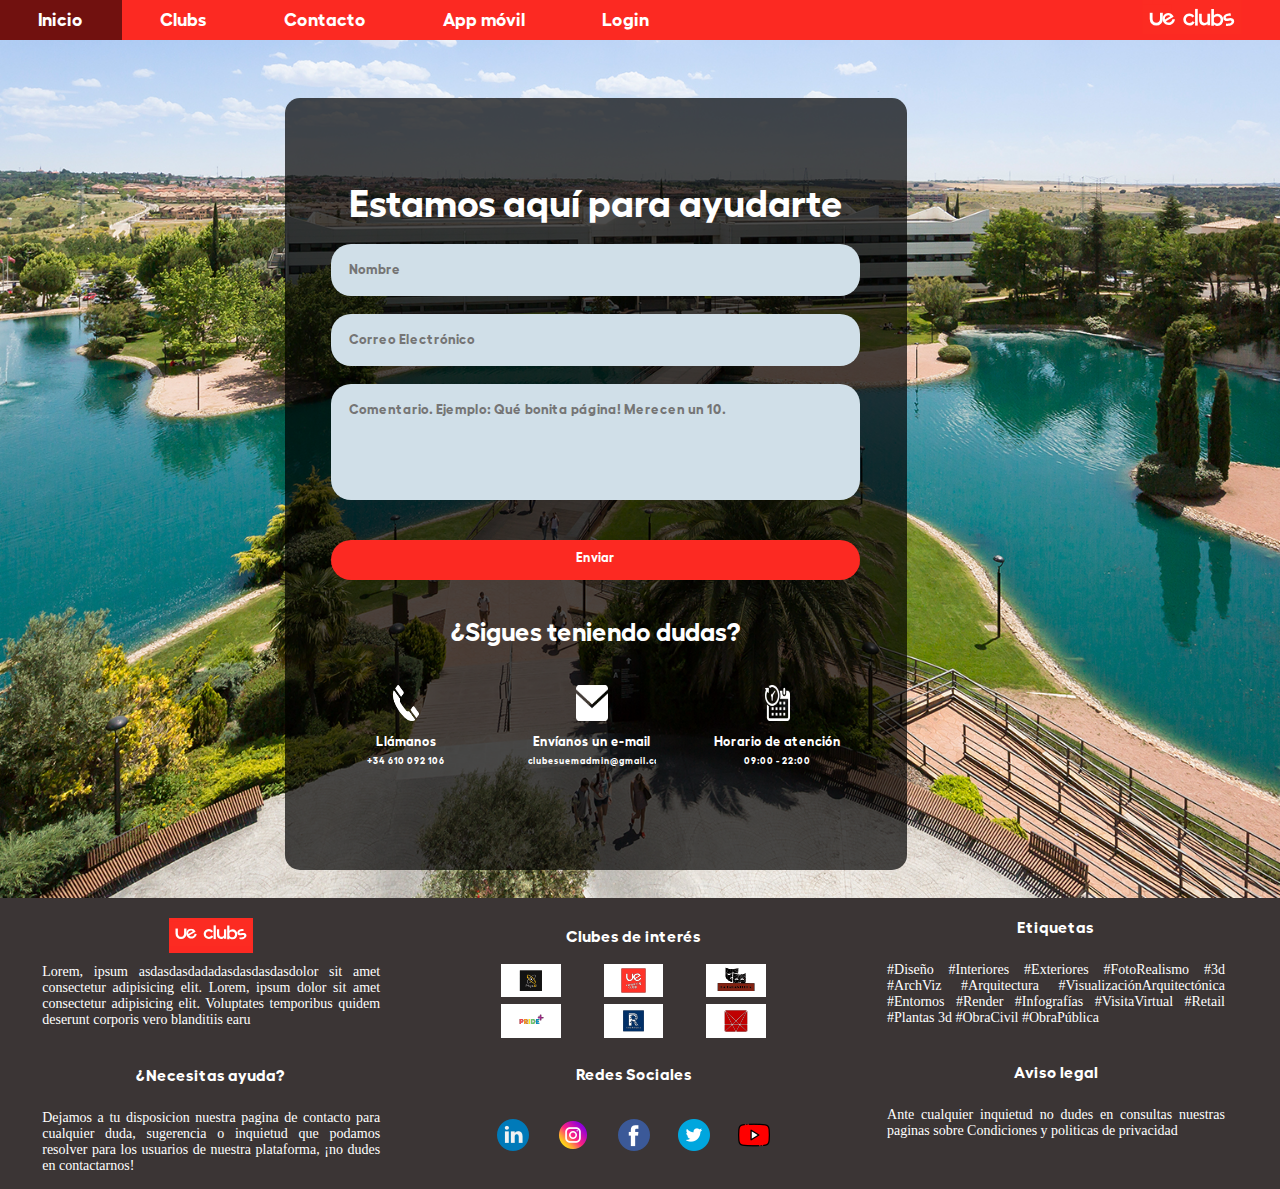
<file: contacto.html>
<!DOCTYPE html>
<html lang="en" class="contacto_html">
  <head>
    <meta charset="UTF-8" />
    <meta http-equiv="X-UA-Compatible" content="IE=edge" />
    <meta name="viewport" content="width=device-width, initial-scale=1.0" />
    <link rel="stylesheet" href="css_junto.css"/>
    <script src="https://ajax.googleapis.com/ajax/libs/jquery/3.3.1/jquery.min.js"></script>
    <link rel="shortcut icon" href="img/logo.svg" type="image/x-icon">

    <title>Contactános</title>
  </head>
  <body class="contacto_body">
     <!-- BARRA DE NAVEGACIÓN -->
     <div class="navegacion_container">
      <header>
        <nav>
          <div class="navegacion_icon">
            <img class= "test_index_2" src="img/navegacion_burger.png" />
          </div>
          <a href="index.html" class="navegacion_link_menu"><div class="navegacion_menu" >Inicio</div></a>
          <a href="clubes.html" class="navegacion_link_menu"><div class="navegacion_menu">Clubs</div></a>
          <a href="contacto.html" class="navegacion_link_menu"><div class="navegacion_menu">Contacto</div></a>
          <a href="downloadAPP.html" class="navegacion_link_menu"><div class="navegacion_menu">App móvil</div></a>
          <a href="login.html" class="navegacion_link_menu"><div class="navegacion_menu">Login</div></a>
        </nav>
      </header>
    </div>
    <div class="navegacion_logo">
      <img class="navegacion_logouem" src="img/logo.svg" alt="" />
    </div>

    <!-- IMPORTANTE: COPIAR SCRIPT DEL HEAD-->
    <script>
      /* Icono del menu. Vamos a darle funcionalidad para hacer que se oculte o aparezca según el tamaño de la ventana */
      $(function () {
        /* Captura del evento para mostrar u ocultar el menu */
        $(".navegacion_icon").click(function () {
          $(".navegacion_menu").toggle();
        });

        $(window).resize(function () {
          var anchura = $(this).width();
          if (anchura > 900) {
            $(".navegacion_menu").show();
          }
        });
      });
    </script>
    <!-- FIN BARRA NAVEGACIÓN-->
    <div id="contacto_secundario">
      <div class="contacto_formulario">
        <form action="" class="contacto_decor">
          <div class="contacto_circle"></div>
          <div class="contacto_form-inner">
            <h1 class="contacto_h1">Estamos aquí para ayudarte</h1>
            <br />
            <input type="text" placeholder="Nombre" />
            <input type="email" placeholder="Correo Electrónico" />
            <textarea
              placeholder="Comentario. Ejemplo: Qué bonita página! Merecen un 10."
              rows="5"
            ></textarea>
            <button type="submit" href="" class="contacto_boton">
              <p id="contacto_letrasENVIAR">Enviar</p>
            </button>
          </div>

          <div id="contacto_divPrincipal">
            <p class="contacto_titulo_contacto">¿Sigues teniendo dudas?</p>
            <div class="contacto_card">
              <img src="img/viejo-telefono-tipico.png" alt="" class="contacto_imgj" />
              <p class="contacto_textotit"><b>Llámanos</b></p>
              <br />
              <p class="contacto_textop">+34 610 092 106</p>
            </div>
            <div class="contacto_card">
              <img src="img/email.png" alt="" id="contacto_mail" class="contacto_imgj" />
              <p class="contacto_textotit"><b>Envíanos un e-mail</b></p>
              <br />
              <p class="contacto_textop1">clubesuemadmin@gmail.com</p>
            </div>
            <div class="contacto_card">
              <img src="img/horarios.png" alt="" class="contacto_imgj" />
              <p class="contacto_textotit"><b>Horario de atención</b></p>
              <br />
              <p class="contacto_textop">09:00 - 22:00</p>
            </div>
          </div>
        </form>
      </div>
    </div>

    <!-- FOOTER -->
    <footer>
      <div class="contenedorfooter">
        <div class="espaciosfooter">
          <img class="logofooter" src="img/logo.svg" alt="" />
          <p class="textofooter1">
            Lorem, ipsum asdasdasdadadasdasdasdasdolor sit amet consectetur
            adipisicing elit. Lorem, ipsum dolor sit amet consectetur
            adipisicing elit. Voluptates temporibus quidem deserunt corporis
            vero blanditiis earu
          </p>
          <br />

          <h3 class="h3footer">¿Necesitas ayuda?</h3>
          <br />
          <p class="textofooter2">
            Dejamos a tu disposicion nuestra pagina de
            <a class="contactofooter" href="#">contacto</a> para cualquier duda,
            sugerencia o inquietud que podamos resolver para los usuarios de
            nuestra plataforma, ¡no dudes en contactarnos!
          </p>
        </div>
        <div class="espaciosfooterG">
          <br />
          <h3 class="h3footerc">Clubes de interés</h3>
          <br />
          <div class="galeriafooter">
            <div class="columna">
              <img
                class="imagenfooter"
                src="logos/LOGOS/VECTORIZADOS/phyxs-logo-club-madrid-400x225.svg"
                alt=""
              />
              <img
                class="imagenfooter"
                src="logos/LOGOS/VECTORIZADOS/pride.svg"
                alt=""
              />
            </div>
            <div class="columna">
              <img
                class="imagenfooter"
                src="logos/LOGOS/VECTORIZADOS/ue-e-sports-group.svg"
                alt=""
              />
              <img
                class="imagenfooter"
                src="logos/LOGOS/VECTORIZADOS/robotics.svg"
                alt=""
              />
            </div>
            <div class="columna">
              <img
                class="imagenfooter"
                src="logos/LOGOS/VECTORIZADOS/club-teatro-la-tarantella-uem-logo.svg"
                alt=""
              />
              <img
                class="imagenfooter"
                src="logos/LOGOS/VECTORIZADOS/cludeciencias3.svg"
                alt=""
              />
            </div>
          </div>

          <h3 class="h3footer">Redes Sociales</h3>
          <br /><br />
          <div class="footer_redescociales">
            <img
              src="logos/LOGOS/redes sociales/linkedin.png"
              alt=""
              class="footer_icono_redes_sociales"
            />
            <img
              src="logos/LOGOS/redes sociales/instagram.png"
              alt=""
              class="footer_icono_redes_sociales"
            />
            <img
              src="logos/LOGOS/redes sociales/facebook.png"
              alt=""
              class="footer_icono_redes_sociales"
            />
            <img
              src="logos/LOGOS/redes sociales/gorjeo.png"
              alt=""
              class="footer_icono_redes_sociales"
            />
            <img
              src="logos/LOGOS/redes sociales/youtube.png"
              alt=""
              class="footer_icono_redes_sociales"
            />
          </div>
        </div>

        <div class="espaciosfooterfinal">
          <h3 class="h3footer">Etiquetas</h3>
          <br />
          <p class="textofooter2">
            #Diseño #Interiores #Exteriores #FotoRealismo #3d #ArchViz
            #Arquitectura #VisualizaciónArquitectónica #Entornos #Render
            #Infografías #VisitaVirtual #Retail #Plantas 3d #ObraCivil
            #ObraPública
          </p>
          <br />

          <h3 class="h3footer">Aviso legal</h3>
          <br />
          <p class="textofooter2">
            Ante cualquier inquietud no dudes en consultas nuestras paginas
            sobre
            <a href="#" class="contactofooter"
              >Condiciones y politicas de privacidad</a
            >
          </p>
        </div>
      </div>
      <br />
    </footer>
  </body>
</html>
</file>
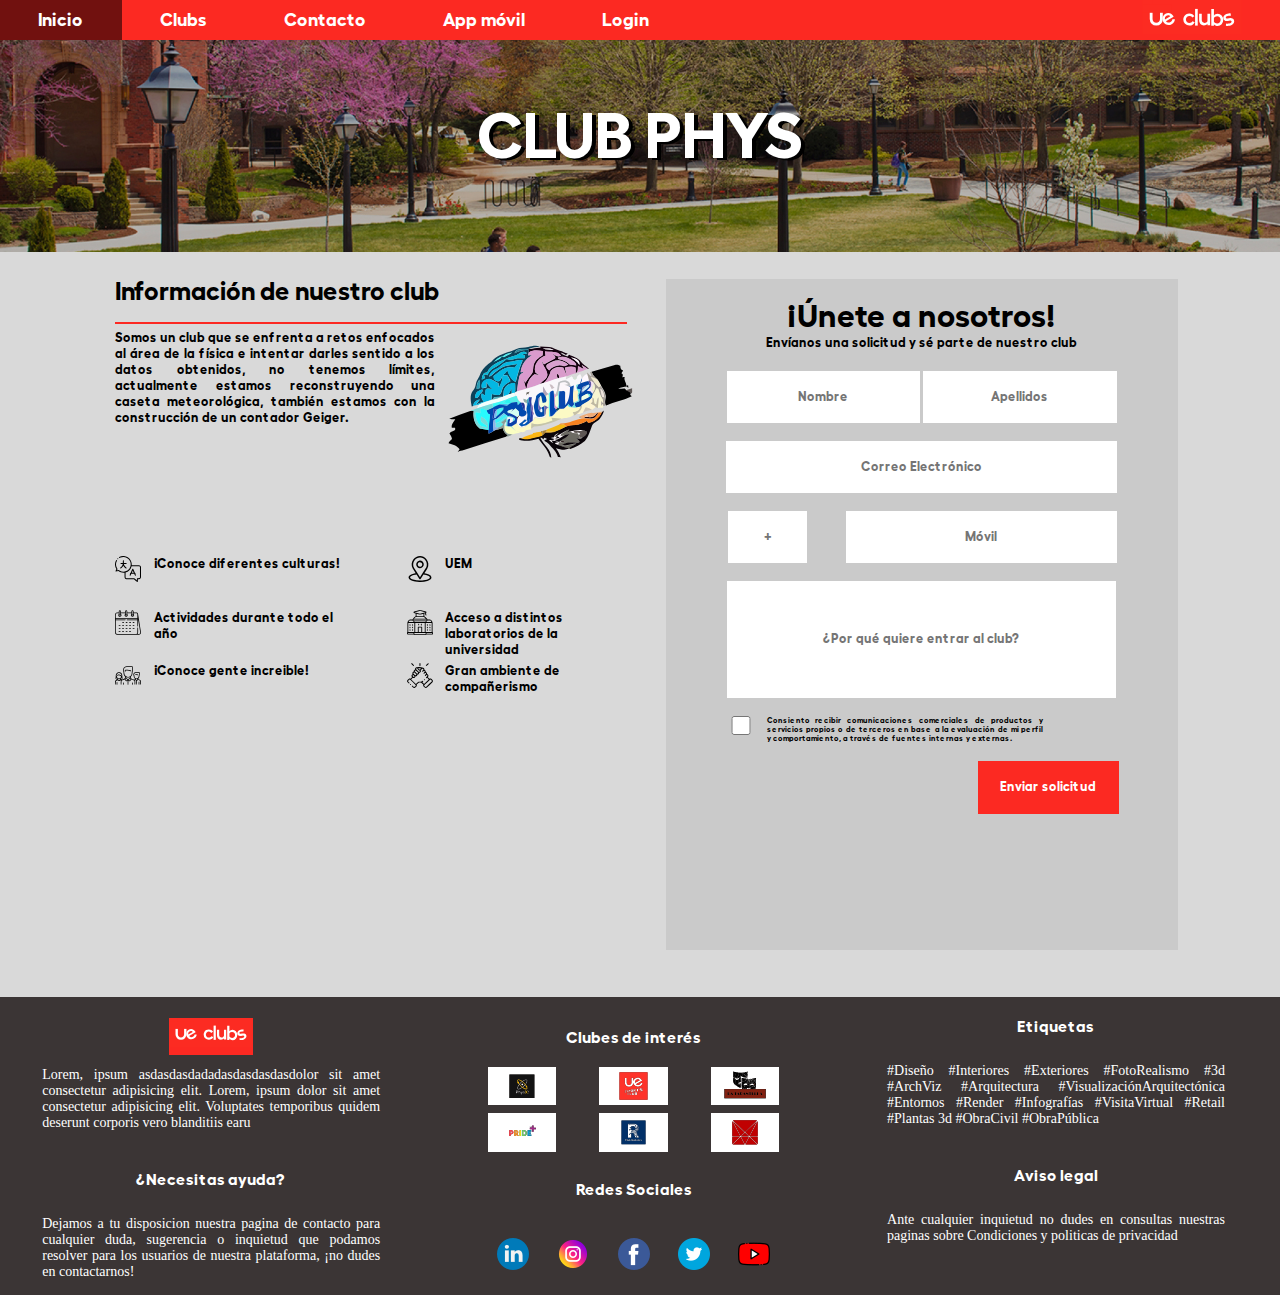
<file: pagdeunclub.html>
<!DOCTYPE html>
<html lang="en">
  <head>
    <meta charset="UTF-8" />
    <meta http-equiv="X-UA-Compatible" content="IE=edge" />
    <meta name="viewport" content="width=device-width, initial-scale=1.0" />
    <link rel="stylesheet" href="css_junto.css" />
    <link rel="shortcut icon" href="img/logo.svg" type="image/x-icon">
    <title>Club</title>
  </head>
  <body>
    <!-- BARRA DE NAVEGACIÓN -->
    <div class="navegacion_container">
      <header>
        <nav>
          <div class="navegacion_icon">
            <img class= "test_index_2" src="img/navegacion_burger.png" />
          </div>
          <a href="index.html" class="navegacion_link_menu"><div class="navegacion_menu" >Inicio</div></a>
          <a href="clubes.html" class="navegacion_link_menu"><div class="navegacion_menu">Clubs</div></a>
          <a href="contacto.html" class="navegacion_link_menu"><div class="navegacion_menu">Contacto</div></a>
          <a href="downloadAPP.html" class="navegacion_link_menu"><div class="navegacion_menu">App móvil</div></a>
          <a href="login.html" class="navegacion_link_menu"><div class="navegacion_menu">Login</div></a>
        </nav>
      </header>
    </div>
    <div class="navegacion_logo">
      <img class="navegacion_logouem" src="img/logo.svg" alt="" />
    </div>
    <div class="divprincipal_club">
      <p class="tituloPRI_club">CLUB PHYS</p>
    </div>
    <div class="contenedorgeneral_club">
    <div class="contenedorVerticales_club">
      <div class="divvertical1_club">
        <h1 id="tituloINFO_club">Información de nuestro club</h1>
        <br /><br/> <hr class="lineaINFO_club">
        <div class="circulo_club"><img src="logos/psyclub.svg" alt="" id="logoTEXT_club"></div>
        <div >
        <p id="textoINFO_club">
          Somos un club que se enfrenta a retos enfocados al área de la física
          e intentar darles sentido a los datos obtenidos, no tenemos límites,
          actualmente estamos reconstruyendo una caseta meteorológica, también
          estamos con la construcción de un contador Geiger.
        </p> 
      </div>
      <div class="caract_club">
        <div id="cuadrito1_club"><img src="iconos/translation (1).svg" alt="" class="imgIZQ_club"><p class="textoICON_club">  ¡Conoce diferentes culturas!  </p> </div>
        <div id="cuadrito2_club"><img src="iconos/location (1).svg" alt="" class="imgIZQ_club"><p class="textoICON_club"> UEM  </p> </div>
        <div id="cuadrito3_club"><img src="iconos/calendar (1).svg" alt="" class="imgIZQ_club"><p class="textoICON_club"> Actividades durante todo el año   </p> </div>
        <div id="cuadrito4_club"><img src="iconos/school.svg" alt="" class="imgIZQ_club"><p class="textoICON_club"> Acceso a distintos laboratorios de la universidad  </p> </div>
        <div id="cuadrito5_club"><img src="iconos/team.svg" alt="" class="imgIZQ_club"><p class="textoICON_club"> ¡Conoce gente increible!  </p> </div>
        <div id="cuadrito6_club"><img src="iconos/support (2).svg" alt="" class="imgIZQ_club"><p class="textoICON_club"> Gran ambiente de <br> compañerismo  </p> </div>
        <!-- <div id="cuadrito7_club"></div>
        <div id="cuadrito8_club"></div> -->
      </div>



      </div>
      <div class="divvertical2_club">
        <div class="formulario_club">
          <h1 id="titulojoin_club">¡Únete a nosotros!</h1>
        <p id="textojoin_club">Envíanos una solicitud y sé parte de nuestro club</p> <br>
          <form action="" class="decoracionFORM">
            <div class="rellenoformulario_club">
              <br />
              <input type="text" placeholder="Nombre" />
              <input type="text" placeholder="Apellidos">
              <input type="email" placeholder="Correo Electrónico" id="mailform_club"> <br>
              <input type="text" placeholder="+" id="masFORM_club">
              <input type="text" id="movilFORM_club" placeholder="Móvil">
              <input type="textarea" placeholder="¿Por qué quiere entrar al club?" id="textogrande_club"> 
              <input type="checkbox" name="" id="casilladerechos_club">
              <p id="textoCasilla_club">Consiento recibir comunicaciones comerciales de productos y servicios propios o de terceros en base a la evaluación de mi perfil y comportamiento, a través de fuentes internas y externas.</p>
              <button type="submit" class="ENVIAR_club">
              Enviar solicitud
              </button>
            </div>
      </div>
    </div>
    </div>


 <!-- FOOTER -->
 <footer>
  <div class="contenedorfooter">
    <div class="espaciosfooter">
      <img class="logofooter" src="img/logo.svg" alt="" />
      <p class="textofooter1">
        Lorem, ipsum asdasdasdadadasdasdasdasdolor sit amet consectetur
        adipisicing elit. Lorem, ipsum dolor sit amet consectetur
        adipisicing elit. Voluptates temporibus quidem deserunt corporis
        vero blanditiis earu
      </p>
      <br />

      <h3 class="h3footer">¿Necesitas ayuda?</h3>
      <br />
      <p class="textofooter2">
        Dejamos a tu disposicion nuestra pagina de
        <a class="contactofooter" href="#">contacto</a> para cualquier duda,
        sugerencia o inquietud que podamos resolver para los usuarios de
        nuestra plataforma, ¡no dudes en contactarnos!
      </p>
    </div>
    <div class="espaciosfooterG">
      <br />
      <h3 class="h3footerc">Clubes de interés</h3>
      <br />
      <div class="galeriafooter">
        <div class="columna">
          <img
            class="imagenfooter"
            src="logos/LOGOS/VECTORIZADOS/phyxs-logo-club-madrid-400x225.svg"
            alt=""
          />
          <img
            class="imagenfooter"
            src="logos/LOGOS/VECTORIZADOS/pride.svg"
            alt=""
          />
        </div>
        <div class="columna">
          <img
            class="imagenfooter"
            src="logos/LOGOS/VECTORIZADOS/ue-e-sports-group.svg"
            alt=""
          />
          <img
            class="imagenfooter"
            src="logos/LOGOS/VECTORIZADOS/robotics.svg"
            alt=""
          />
        </div>
        <div class="columna">
          <img
            class="imagenfooter"
            src="logos/LOGOS/VECTORIZADOS/club-teatro-la-tarantella-uem-logo.svg"
            alt=""
          />
          <img
            class="imagenfooter"
            src="logos/LOGOS/VECTORIZADOS/cludeciencias3.svg"
            alt=""
          />
        </div>
      </div>

      <h3 class="h3footer">Redes Sociales</h3>
      <br /><br />
      <div class="footer_redescociales">
        <img
          src="logos/LOGOS/redes sociales/linkedin.png"
          alt=""
          class="footer_icono_redes_sociales"
        />
        <img
          src="logos/LOGOS/redes sociales/instagram.png"
          alt=""
          class="footer_icono_redes_sociales"
        />
        <img
          src="logos/LOGOS/redes sociales/facebook.png"
          alt=""
          class="footer_icono_redes_sociales"
        />
        <img
          src="logos/LOGOS/redes sociales/gorjeo.png"
          alt=""
          class="footer_icono_redes_sociales"
        />
        <img
          src="logos/LOGOS/redes sociales/youtube.png"
          alt=""
          class="footer_icono_redes_sociales"
        />
      </div>
    </div>

    <div class="espaciosfooterfinal">
      <h3 class="h3footer">Etiquetas</h3>
      <br />
      <p class="textofooter2">
        #Diseño #Interiores #Exteriores #FotoRealismo #3d #ArchViz
        #Arquitectura #VisualizaciónArquitectónica #Entornos #Render
        #Infografías #VisitaVirtual #Retail #Plantas 3d #ObraCivil
        #ObraPública
      </p>
      <br />

      <h3 class="h3footer">Aviso legal</h3>
      <br />
      <p class="textofooter2">
        Ante cualquier inquietud no dudes en consultas nuestras paginas
        sobre
        <a href="#" class="contactofooter"
          >Condiciones y politicas de privacidad</a
        >
      </p>
    </div>
  </div>
  <br />
</footer>
  </body>
</html>
</file>
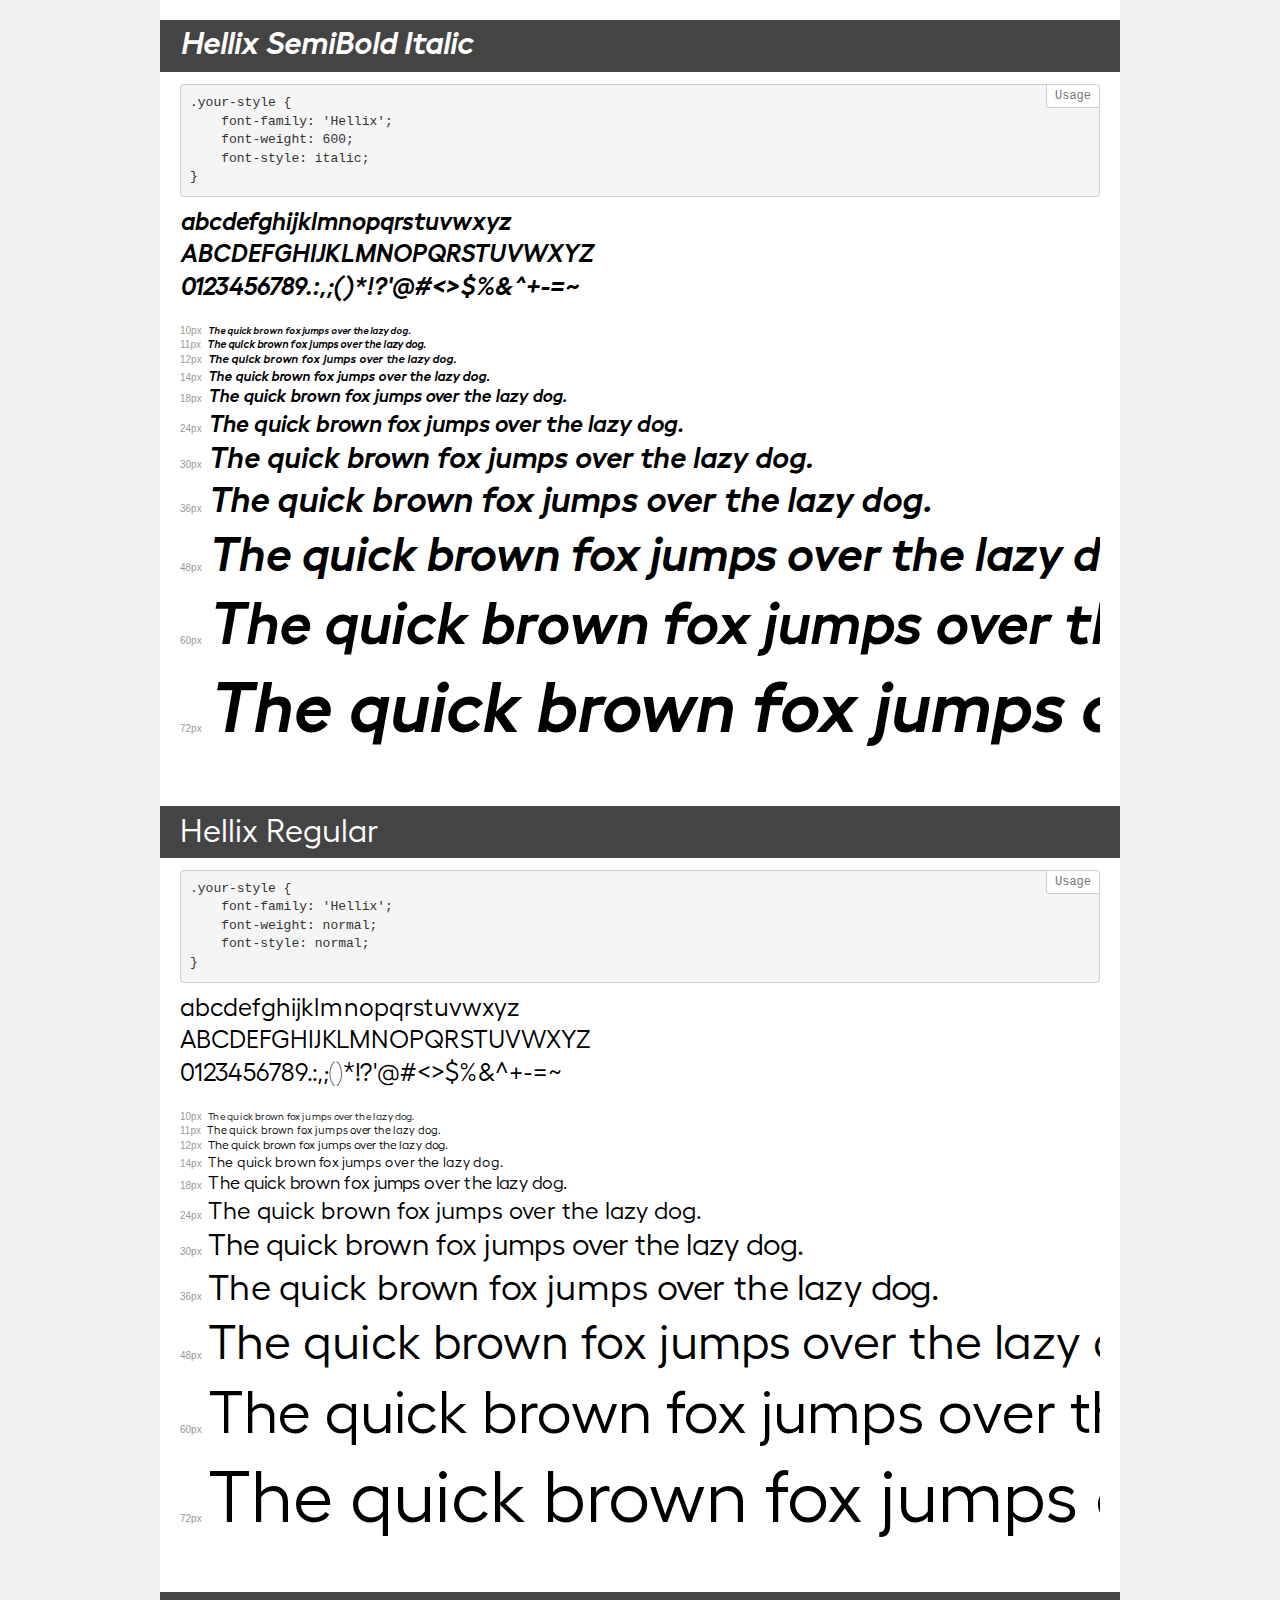
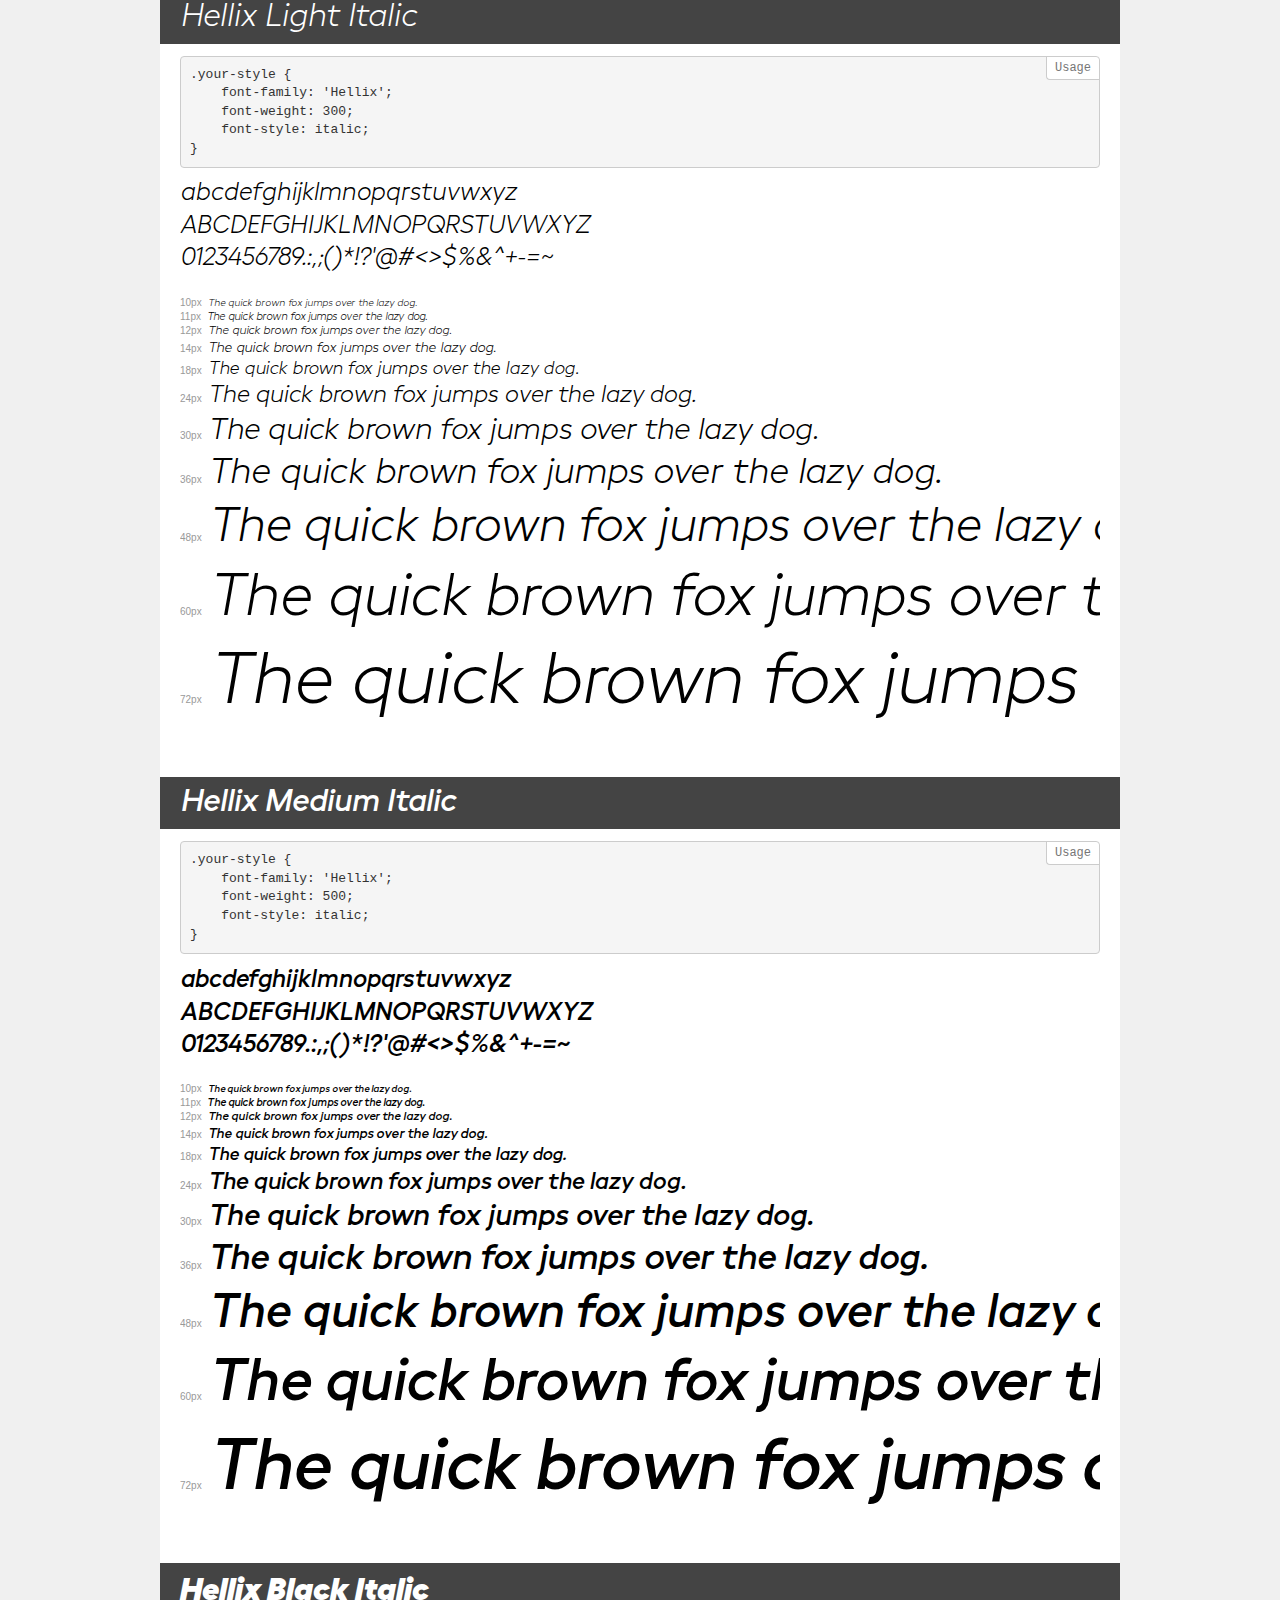
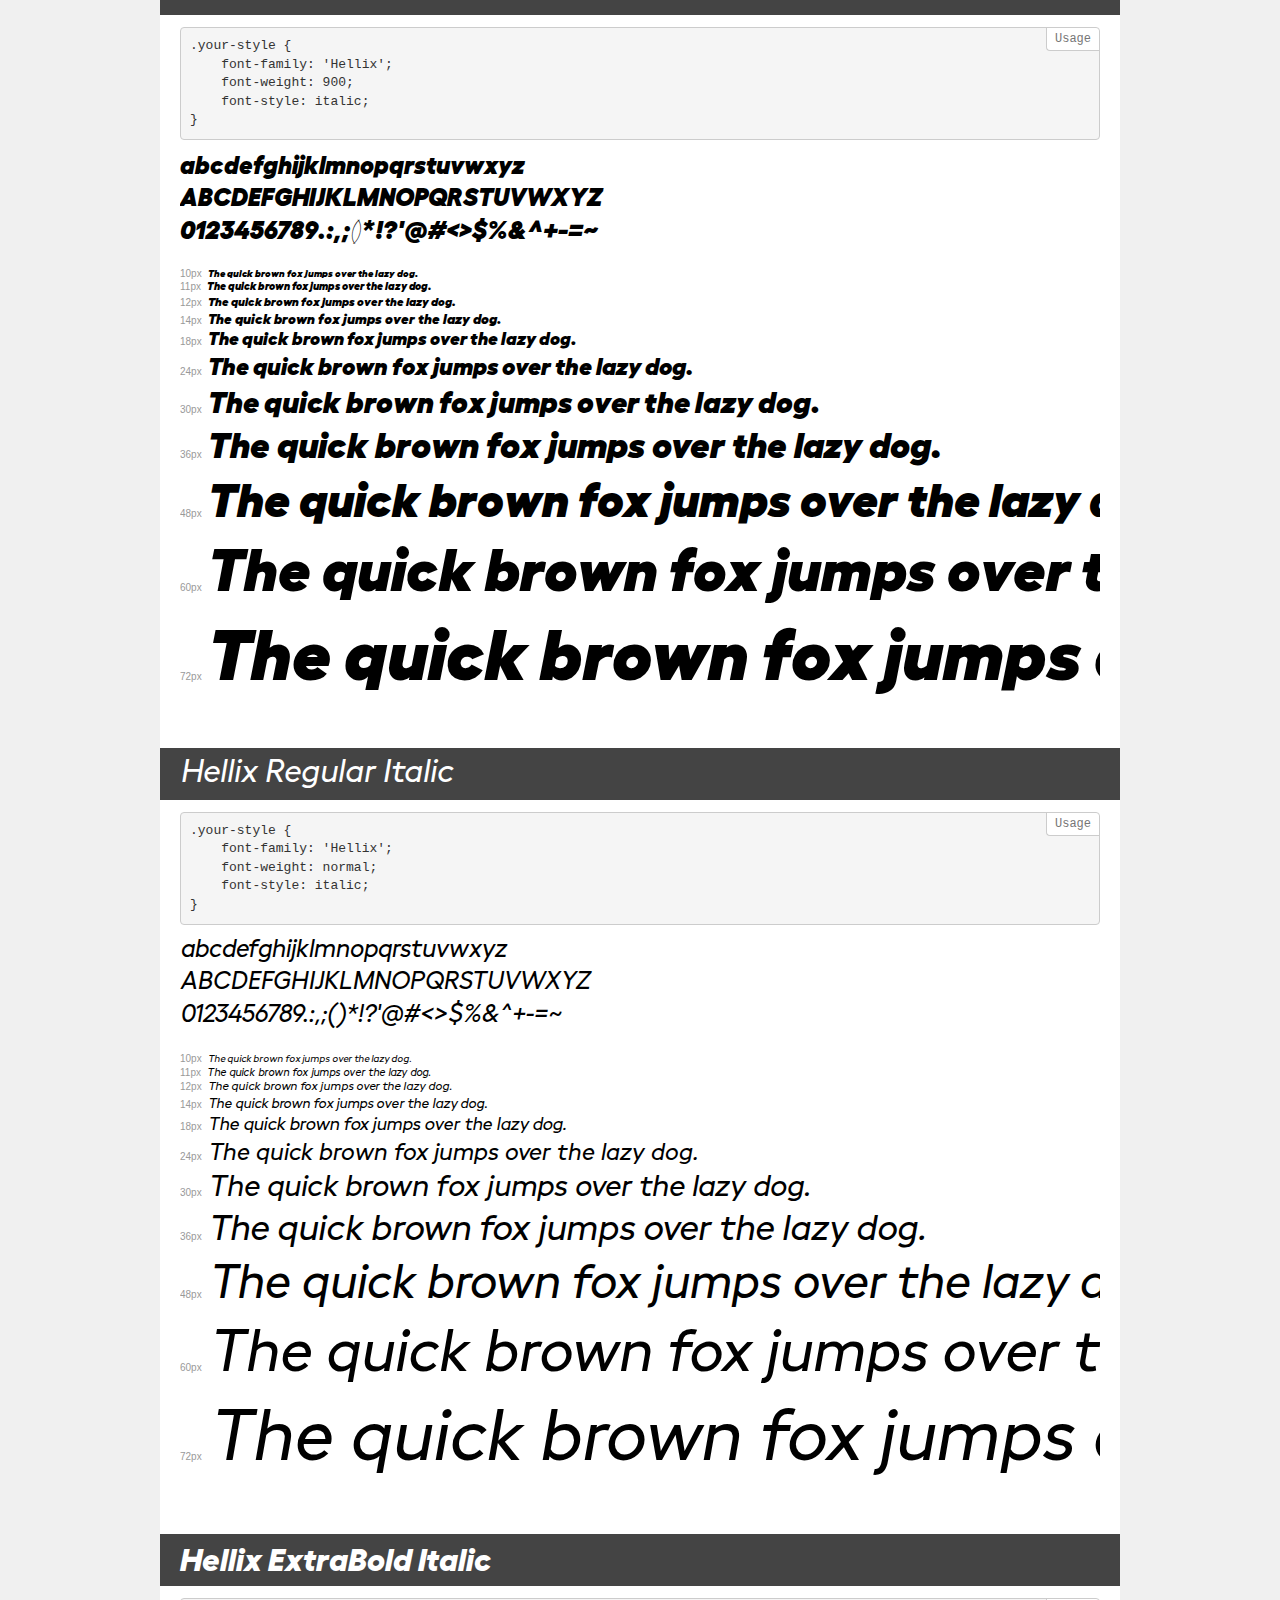
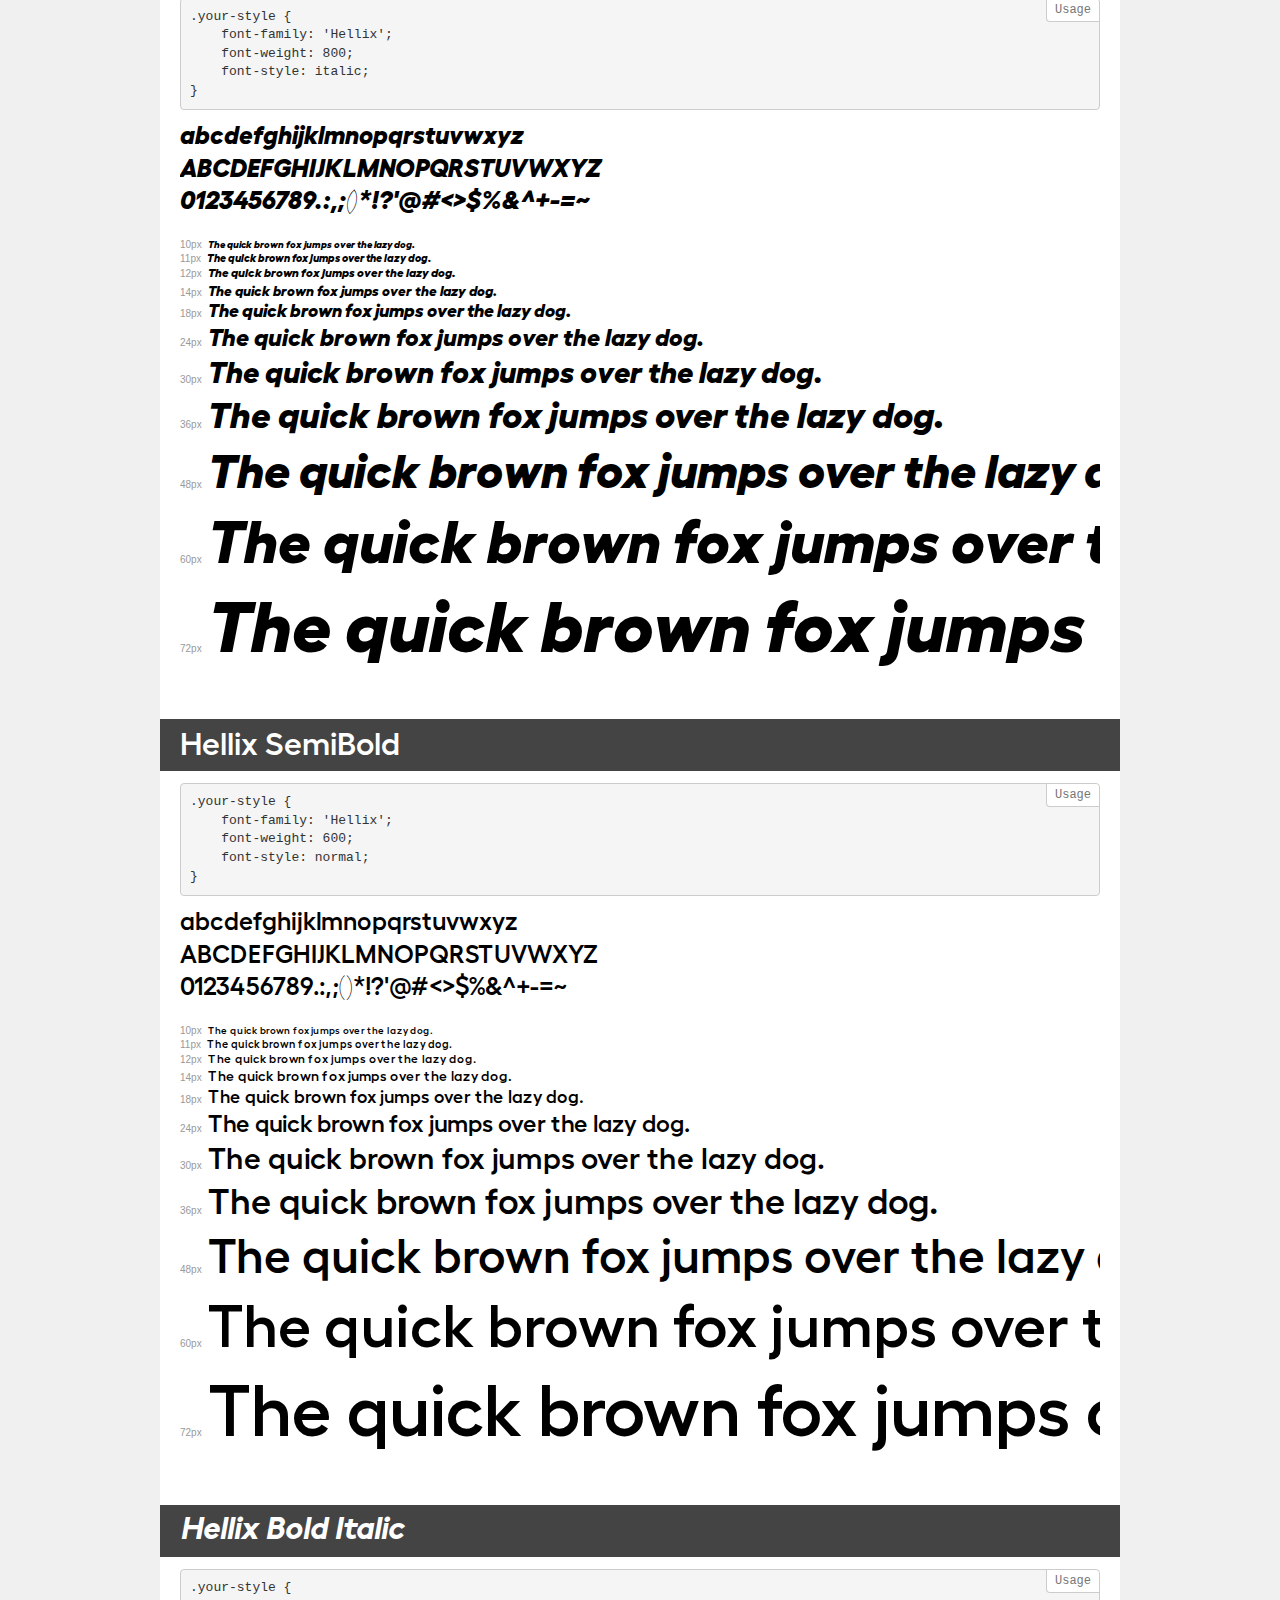
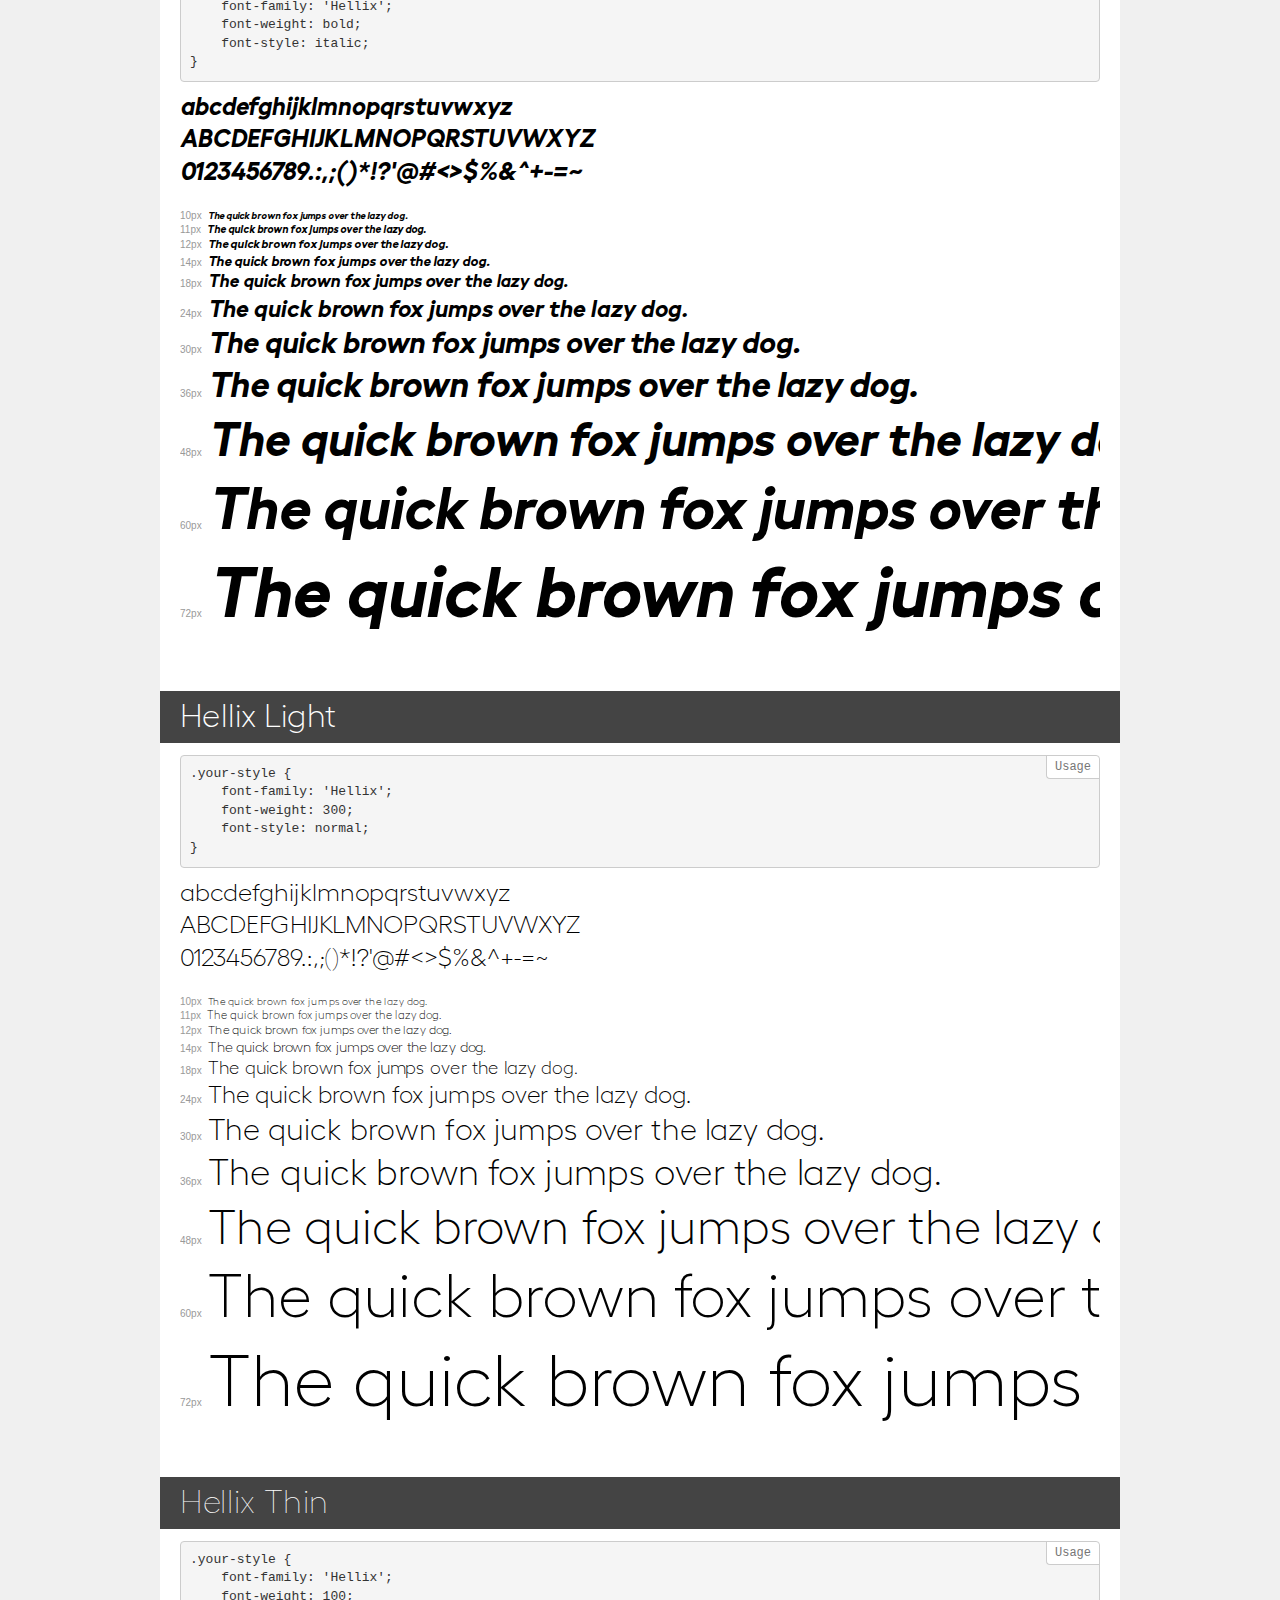
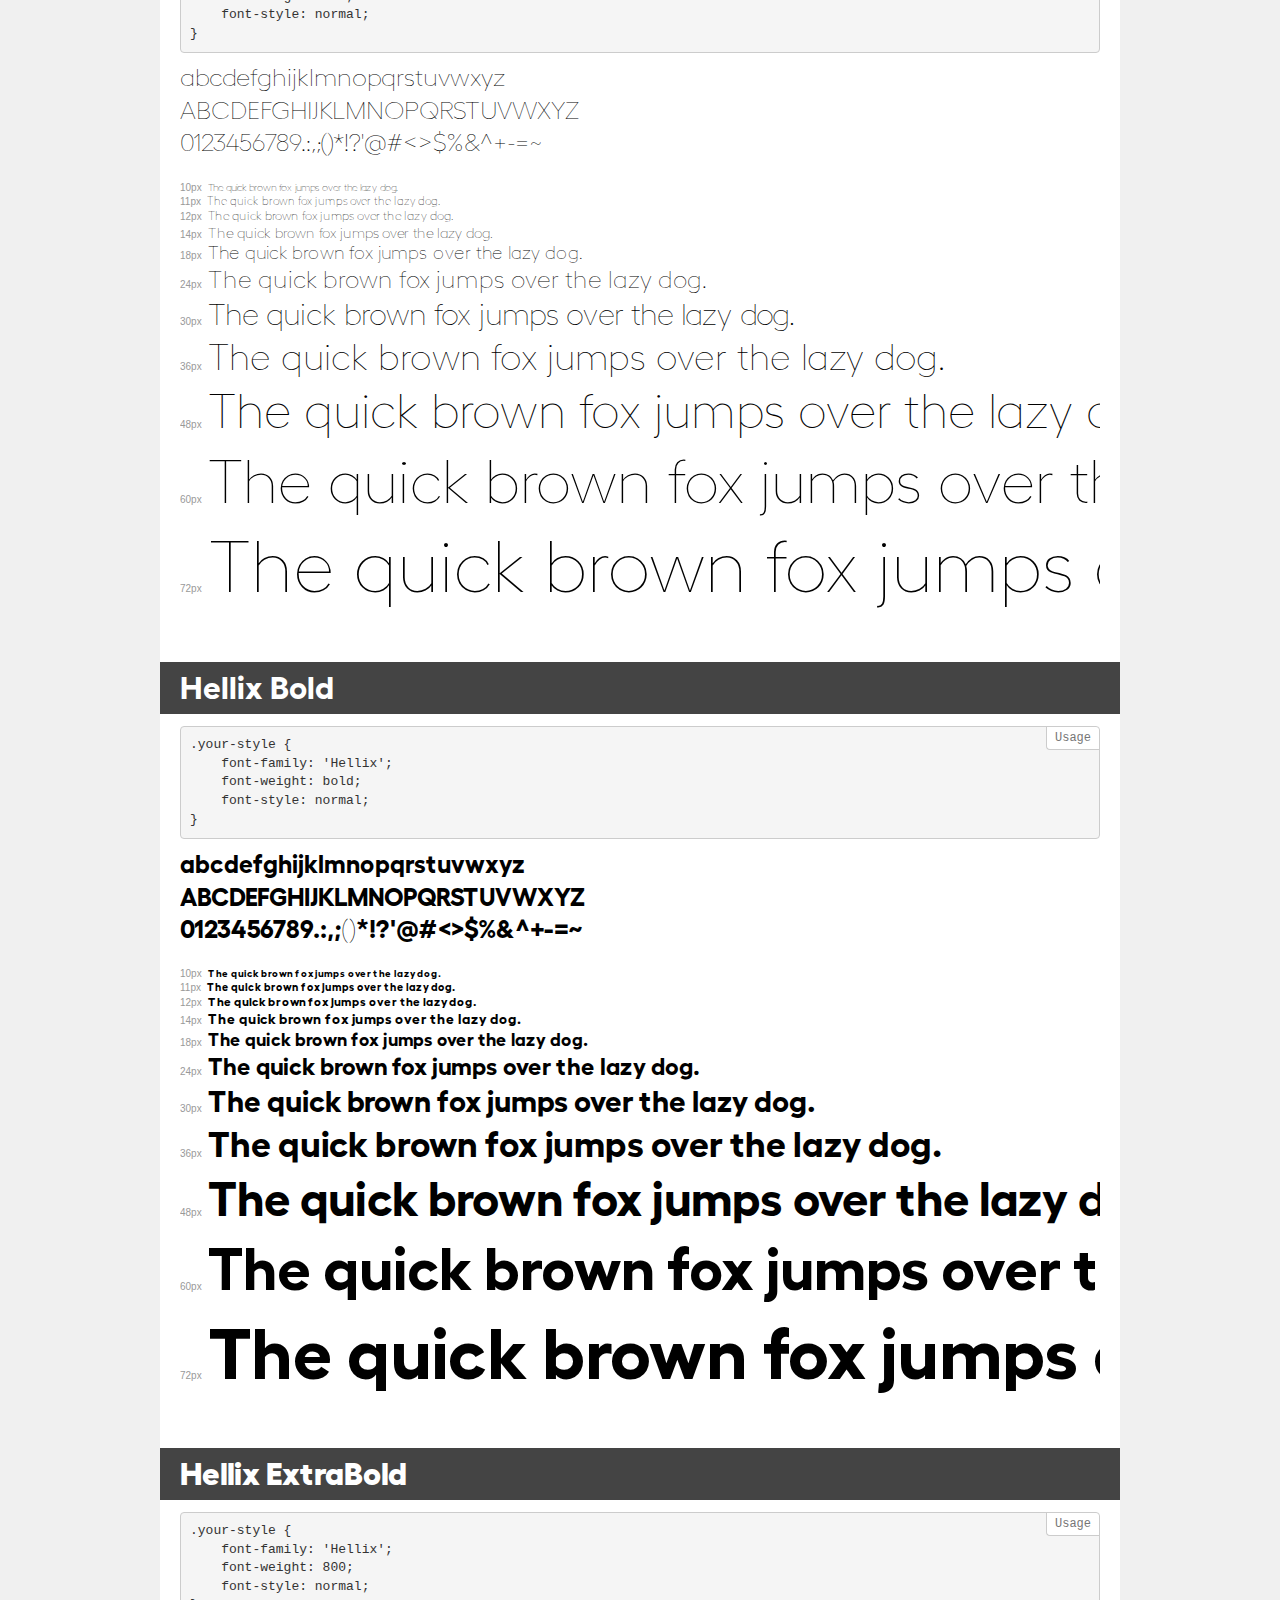
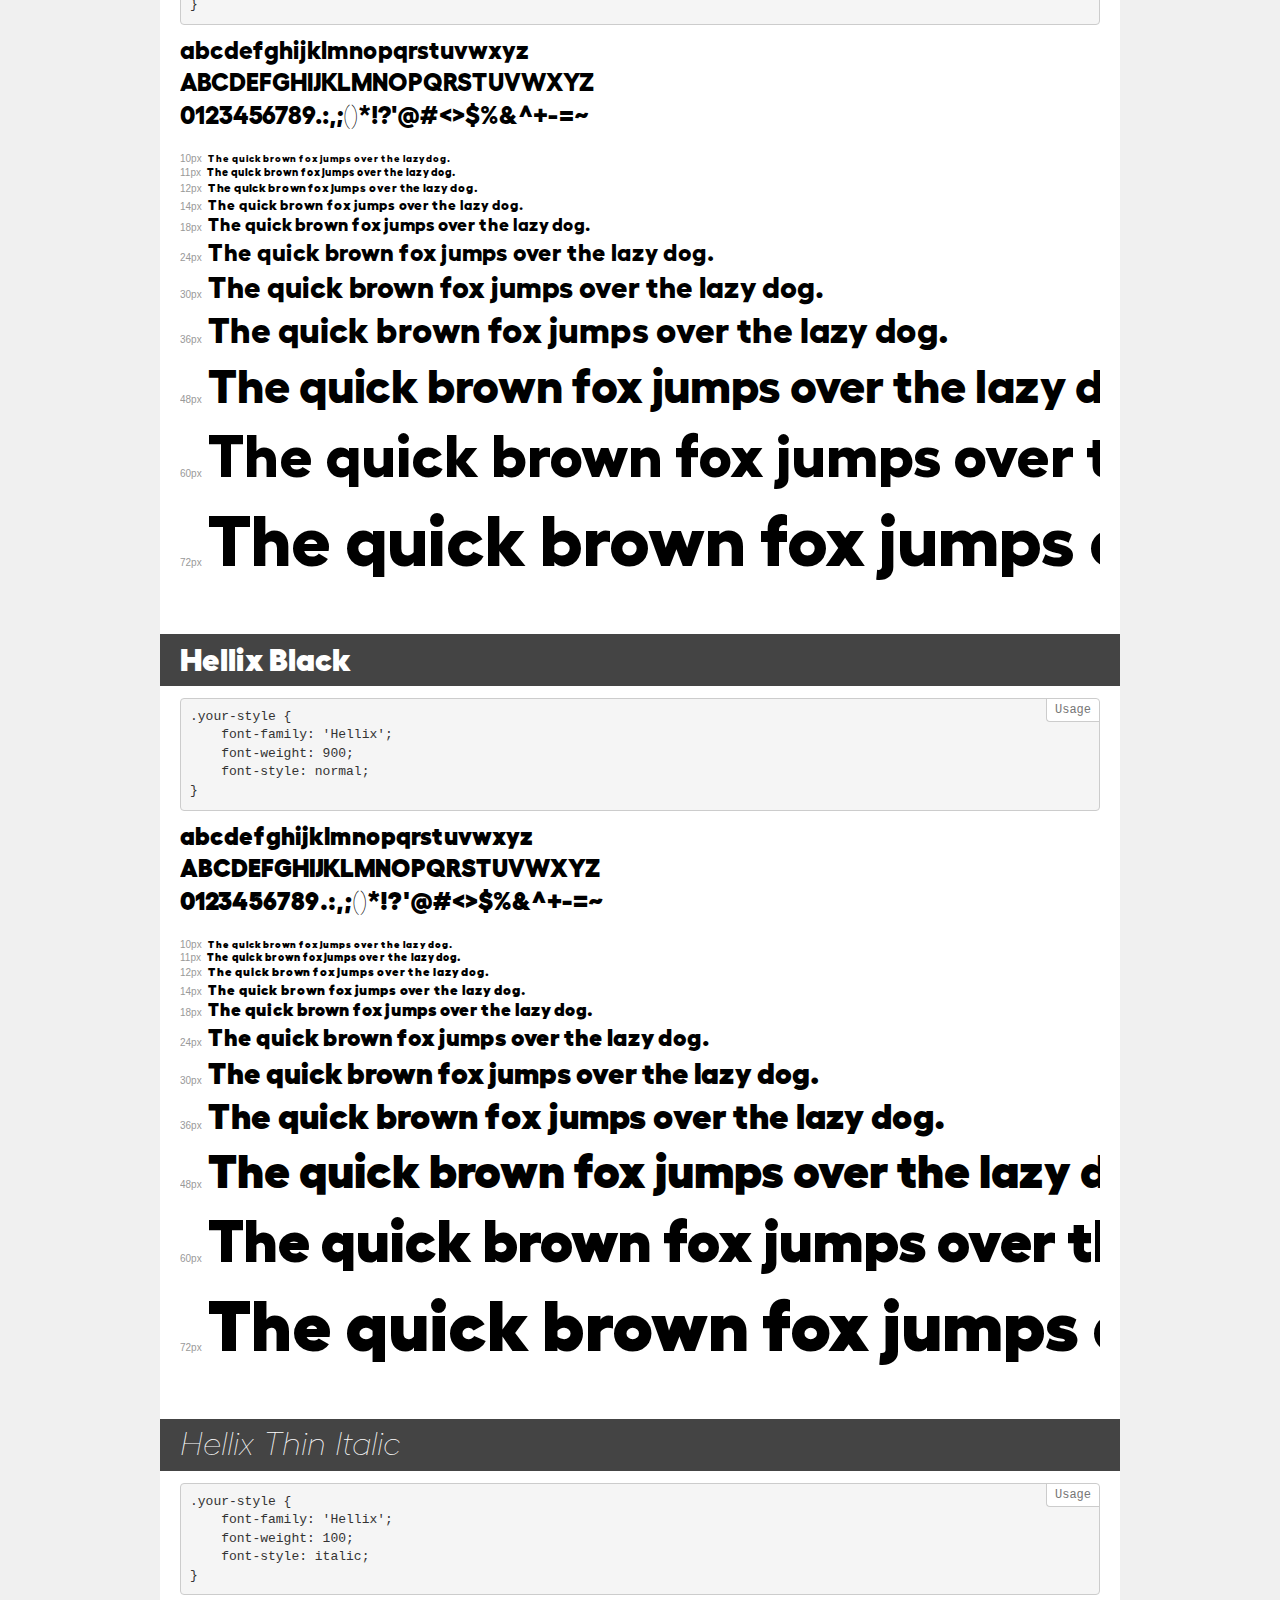
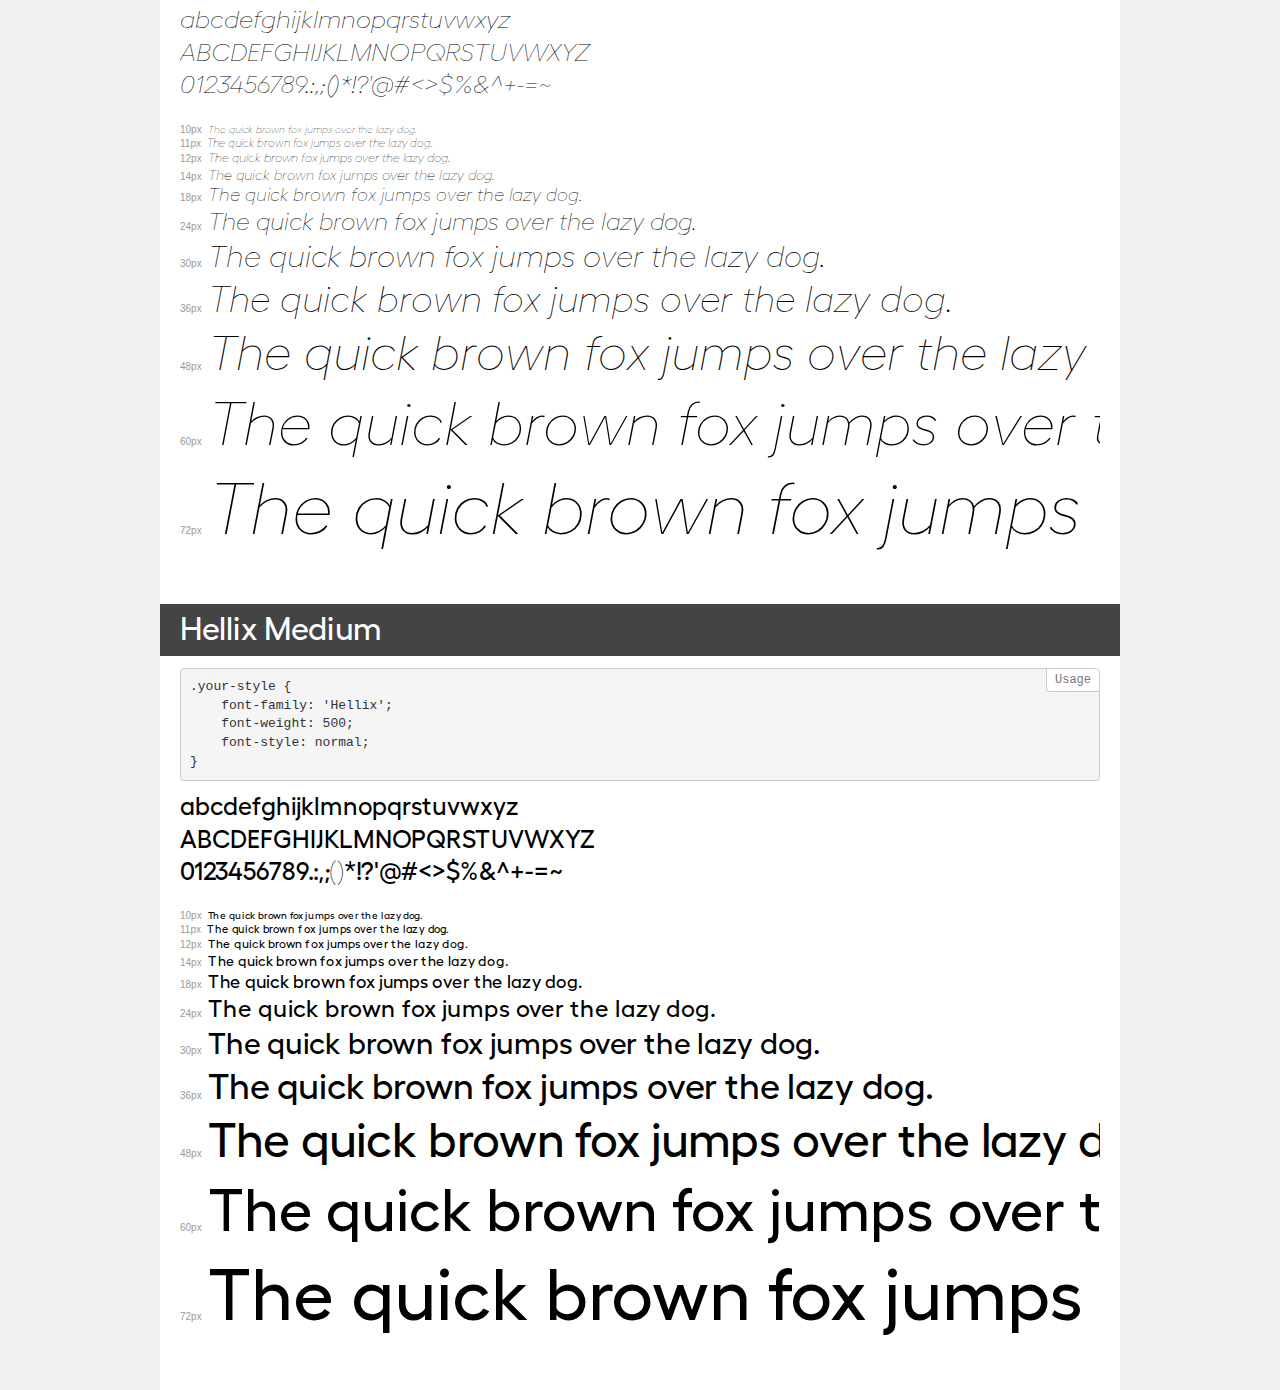
<file: fuentes/Hellix/demo.html>
<!DOCTYPE html>
<html lang="en">
<head>
    <meta charset="utf-8">
    <meta http-equiv="X-UA-Compatible" content="IE=edge">
    <meta name="viewport" content="width=device-width, initial-scale=1">
    <meta name="robots" content="noindex, noarchive">
    <meta name="format-detection" content="telephone=no">
    <title>Transfonter demo</title>
    <link href="stylesheet.css" rel="stylesheet">
    <style>
        /*
        http://meyerweb.com/eric/tools/css/reset/
        v2.0 | 20110126
        License: none (public domain)
        */
        html, body, div, span, applet, object, iframe,
        h1, h2, h3, h4, h5, h6, p, blockquote, pre,
        a, abbr, acronym, address, big, cite, code,
        del, dfn, em, img, ins, kbd, q, s, samp,
        small, strike, strong, sub, sup, tt, var,
        b, u, i, center,
        dl, dt, dd, ol, ul, li,
        fieldset, form, label, legend,
        table, caption, tbody, tfoot, thead, tr, th, td,
        article, aside, canvas, details, embed,
        figure, figcaption, footer, header, hgroup,
        menu, nav, output, ruby, section, summary,
        time, mark, audio, video {
            margin: 0;
            padding: 0;
            border: 0;
            font-size: 100%;
            font: inherit;
            vertical-align: baseline;
        }
        /* HTML5 display-role reset for older browsers */
        article, aside, details, figcaption, figure,
        footer, header, hgroup, menu, nav, section {
            display: block;
        }
        body {
            line-height: 1;
        }
        ol, ul {
            list-style: none;
        }
        blockquote, q {
            quotes: none;
        }
        blockquote:before, blockquote:after,
        q:before, q:after {
            content: '';
            content: none;
        }
        table {
            border-collapse: collapse;
            border-spacing: 0;
        }
        /* demo styles */
        body {
            background: #f0f0f0;
            color: #000;
        }
        .page {
            background: #fff;
            width: 920px;
            margin: 0 auto;
            padding: 20px 20px 0 20px;
            overflow: hidden;
        }
        .font-container {
            overflow-x: auto;
            overflow-y: hidden;
            margin-bottom: 40px;
            line-height: 1.3;
            white-space: nowrap;
            padding-bottom: 5px;
        }
        h1 {
            position: relative;
            background: #444;
            font-size: 32px;
            color: #fff;
            padding: 10px 20px;
            margin: 0 -20px 12px -20px;
        }
        .letters {
            font-size: 25px;
            margin-bottom: 20px;
        }
        .s10:before {
            content: '10px';
        }
        .s11:before {
            content: '11px';
        }
        .s12:before {
            content: '12px';
        }
        .s14:before {
            content: '14px';
        }
        .s18:before {
            content: '18px';
        }
        .s24:before {
            content: '24px';
        }
        .s30:before {
            content: '30px';
        }
        .s36:before {
            content: '36px';
        }
        .s48:before {
            content: '48px';
        }
        .s60:before {
            content: '60px';
        }
        .s72:before {
            content: '72px';
        }
        .s10:before, .s11:before, .s12:before, .s14:before,
        .s18:before, .s24:before, .s30:before, .s36:before,
        .s48:before, .s60:before, .s72:before {
            font-family: Arial, sans-serif;
            font-size: 10px;
            font-weight: normal;
            font-style: normal;
            color: #999;
            padding-right: 6px;
        }
        pre {
            display: block;
            position: relative;
            padding: 9px;
            margin: 0 0 10px;
            font-family: Monaco, Menlo, Consolas, "Courier New", monospace;
            font-size: 13px;
            line-height: 1.428571429;
            color: #333;
            font-weight: normal;
            font-style: normal;
            background-color: #f5f5f5;
            border: 1px solid #ccc;
            overflow-x: auto;
            border-radius: 4px;
        }
        pre:after {
            display: block;
            position: absolute;
            right: 0;
            top: 0;
            content: 'Usage';
            line-height: 1;
            padding: 5px 8px;
            font-size: 12px;
            color: #767676;
            background-color: #fff;
            border: 1px solid #ccc;
            border-right: none;
            border-top: none;
            border-radius: 0 4px 0 4px;
            z-index: 10;
        }
        /* responsive */
        @media (max-width: 959px) {
            .page {
                width: auto;
                margin: 0;
            }
        }
    </style>
</head>
<body>
<div class="page">
    <div class="demo">
        <h1 style="font-family: 'Hellix'; font-weight: 600; font-style: italic;">Hellix SemiBold Italic</h1>
        <pre>.your-style {
    font-family: 'Hellix';
    font-weight: 600;
    font-style: italic;
}</pre>
        <div class="font-container" style="font-family: 'Hellix'; font-weight: 600; font-style: italic;">
            <p class="letters">
                abcdefghijklmnopqrstuvwxyz<br>
ABCDEFGHIJKLMNOPQRSTUVWXYZ<br>
                0123456789.:,;()*!?'@#<>$%&^+-=~
            </p>
            <p class="s10" style="font-size: 10px;">The quick brown fox jumps over the lazy dog.</p>
            <p class="s11" style="font-size: 11px;">The quick brown fox jumps over the lazy dog.</p>
            <p class="s12" style="font-size: 12px;">The quick brown fox jumps over the lazy dog.</p>
            <p class="s14" style="font-size: 14px;">The quick brown fox jumps over the lazy dog.</p>
            <p class="s18" style="font-size: 18px;">The quick brown fox jumps over the lazy dog.</p>
            <p class="s24" style="font-size: 24px;">The quick brown fox jumps over the lazy dog.</p>
            <p class="s30" style="font-size: 30px;">The quick brown fox jumps over the lazy dog.</p>
            <p class="s36" style="font-size: 36px;">The quick brown fox jumps over the lazy dog.</p>
            <p class="s48" style="font-size: 48px;">The quick brown fox jumps over the lazy dog.</p>
            <p class="s60" style="font-size: 60px;">The quick brown fox jumps over the lazy dog.</p>
            <p class="s72" style="font-size: 72px;">The quick brown fox jumps over the lazy dog.</p>
        </div>
    </div>
    <div class="demo">
        <h1 style="font-family: 'Hellix'; font-weight: normal; font-style: normal;">Hellix Regular</h1>
        <pre>.your-style {
    font-family: 'Hellix';
    font-weight: normal;
    font-style: normal;
}</pre>
        <div class="font-container" style="font-family: 'Hellix'; font-weight: normal; font-style: normal;">
            <p class="letters">
                abcdefghijklmnopqrstuvwxyz<br>
ABCDEFGHIJKLMNOPQRSTUVWXYZ<br>
                0123456789.:,;()*!?'@#<>$%&^+-=~
            </p>
            <p class="s10" style="font-size: 10px;">The quick brown fox jumps over the lazy dog.</p>
            <p class="s11" style="font-size: 11px;">The quick brown fox jumps over the lazy dog.</p>
            <p class="s12" style="font-size: 12px;">The quick brown fox jumps over the lazy dog.</p>
            <p class="s14" style="font-size: 14px;">The quick brown fox jumps over the lazy dog.</p>
            <p class="s18" style="font-size: 18px;">The quick brown fox jumps over the lazy dog.</p>
            <p class="s24" style="font-size: 24px;">The quick brown fox jumps over the lazy dog.</p>
            <p class="s30" style="font-size: 30px;">The quick brown fox jumps over the lazy dog.</p>
            <p class="s36" style="font-size: 36px;">The quick brown fox jumps over the lazy dog.</p>
            <p class="s48" style="font-size: 48px;">The quick brown fox jumps over the lazy dog.</p>
            <p class="s60" style="font-size: 60px;">The quick brown fox jumps over the lazy dog.</p>
            <p class="s72" style="font-size: 72px;">The quick brown fox jumps over the lazy dog.</p>
        </div>
    </div>
    <div class="demo">
        <h1 style="font-family: 'Hellix'; font-weight: 300; font-style: italic;">Hellix Light Italic</h1>
        <pre>.your-style {
    font-family: 'Hellix';
    font-weight: 300;
    font-style: italic;
}</pre>
        <div class="font-container" style="font-family: 'Hellix'; font-weight: 300; font-style: italic;">
            <p class="letters">
                abcdefghijklmnopqrstuvwxyz<br>
ABCDEFGHIJKLMNOPQRSTUVWXYZ<br>
                0123456789.:,;()*!?'@#<>$%&^+-=~
            </p>
            <p class="s10" style="font-size: 10px;">The quick brown fox jumps over the lazy dog.</p>
            <p class="s11" style="font-size: 11px;">The quick brown fox jumps over the lazy dog.</p>
            <p class="s12" style="font-size: 12px;">The quick brown fox jumps over the lazy dog.</p>
            <p class="s14" style="font-size: 14px;">The quick brown fox jumps over the lazy dog.</p>
            <p class="s18" style="font-size: 18px;">The quick brown fox jumps over the lazy dog.</p>
            <p class="s24" style="font-size: 24px;">The quick brown fox jumps over the lazy dog.</p>
            <p class="s30" style="font-size: 30px;">The quick brown fox jumps over the lazy dog.</p>
            <p class="s36" style="font-size: 36px;">The quick brown fox jumps over the lazy dog.</p>
            <p class="s48" style="font-size: 48px;">The quick brown fox jumps over the lazy dog.</p>
            <p class="s60" style="font-size: 60px;">The quick brown fox jumps over the lazy dog.</p>
            <p class="s72" style="font-size: 72px;">The quick brown fox jumps over the lazy dog.</p>
        </div>
    </div>
    <div class="demo">
        <h1 style="font-family: 'Hellix'; font-weight: 500; font-style: italic;">Hellix Medium Italic</h1>
        <pre>.your-style {
    font-family: 'Hellix';
    font-weight: 500;
    font-style: italic;
}</pre>
        <div class="font-container" style="font-family: 'Hellix'; font-weight: 500; font-style: italic;">
            <p class="letters">
                abcdefghijklmnopqrstuvwxyz<br>
ABCDEFGHIJKLMNOPQRSTUVWXYZ<br>
                0123456789.:,;()*!?'@#<>$%&^+-=~
            </p>
            <p class="s10" style="font-size: 10px;">The quick brown fox jumps over the lazy dog.</p>
            <p class="s11" style="font-size: 11px;">The quick brown fox jumps over the lazy dog.</p>
            <p class="s12" style="font-size: 12px;">The quick brown fox jumps over the lazy dog.</p>
            <p class="s14" style="font-size: 14px;">The quick brown fox jumps over the lazy dog.</p>
            <p class="s18" style="font-size: 18px;">The quick brown fox jumps over the lazy dog.</p>
            <p class="s24" style="font-size: 24px;">The quick brown fox jumps over the lazy dog.</p>
            <p class="s30" style="font-size: 30px;">The quick brown fox jumps over the lazy dog.</p>
            <p class="s36" style="font-size: 36px;">The quick brown fox jumps over the lazy dog.</p>
            <p class="s48" style="font-size: 48px;">The quick brown fox jumps over the lazy dog.</p>
            <p class="s60" style="font-size: 60px;">The quick brown fox jumps over the lazy dog.</p>
            <p class="s72" style="font-size: 72px;">The quick brown fox jumps over the lazy dog.</p>
        </div>
    </div>
    <div class="demo">
        <h1 style="font-family: 'Hellix'; font-weight: 900; font-style: italic;">Hellix Black Italic</h1>
        <pre>.your-style {
    font-family: 'Hellix';
    font-weight: 900;
    font-style: italic;
}</pre>
        <div class="font-container" style="font-family: 'Hellix'; font-weight: 900; font-style: italic;">
            <p class="letters">
                abcdefghijklmnopqrstuvwxyz<br>
ABCDEFGHIJKLMNOPQRSTUVWXYZ<br>
                0123456789.:,;()*!?'@#<>$%&^+-=~
            </p>
            <p class="s10" style="font-size: 10px;">The quick brown fox jumps over the lazy dog.</p>
            <p class="s11" style="font-size: 11px;">The quick brown fox jumps over the lazy dog.</p>
            <p class="s12" style="font-size: 12px;">The quick brown fox jumps over the lazy dog.</p>
            <p class="s14" style="font-size: 14px;">The quick brown fox jumps over the lazy dog.</p>
            <p class="s18" style="font-size: 18px;">The quick brown fox jumps over the lazy dog.</p>
            <p class="s24" style="font-size: 24px;">The quick brown fox jumps over the lazy dog.</p>
            <p class="s30" style="font-size: 30px;">The quick brown fox jumps over the lazy dog.</p>
            <p class="s36" style="font-size: 36px;">The quick brown fox jumps over the lazy dog.</p>
            <p class="s48" style="font-size: 48px;">The quick brown fox jumps over the lazy dog.</p>
            <p class="s60" style="font-size: 60px;">The quick brown fox jumps over the lazy dog.</p>
            <p class="s72" style="font-size: 72px;">The quick brown fox jumps over the lazy dog.</p>
        </div>
    </div>
    <div class="demo">
        <h1 style="font-family: 'Hellix'; font-weight: normal; font-style: italic;">Hellix Regular Italic</h1>
        <pre>.your-style {
    font-family: 'Hellix';
    font-weight: normal;
    font-style: italic;
}</pre>
        <div class="font-container" style="font-family: 'Hellix'; font-weight: normal; font-style: italic;">
            <p class="letters">
                abcdefghijklmnopqrstuvwxyz<br>
ABCDEFGHIJKLMNOPQRSTUVWXYZ<br>
                0123456789.:,;()*!?'@#<>$%&^+-=~
            </p>
            <p class="s10" style="font-size: 10px;">The quick brown fox jumps over the lazy dog.</p>
            <p class="s11" style="font-size: 11px;">The quick brown fox jumps over the lazy dog.</p>
            <p class="s12" style="font-size: 12px;">The quick brown fox jumps over the lazy dog.</p>
            <p class="s14" style="font-size: 14px;">The quick brown fox jumps over the lazy dog.</p>
            <p class="s18" style="font-size: 18px;">The quick brown fox jumps over the lazy dog.</p>
            <p class="s24" style="font-size: 24px;">The quick brown fox jumps over the lazy dog.</p>
            <p class="s30" style="font-size: 30px;">The quick brown fox jumps over the lazy dog.</p>
            <p class="s36" style="font-size: 36px;">The quick brown fox jumps over the lazy dog.</p>
            <p class="s48" style="font-size: 48px;">The quick brown fox jumps over the lazy dog.</p>
            <p class="s60" style="font-size: 60px;">The quick brown fox jumps over the lazy dog.</p>
            <p class="s72" style="font-size: 72px;">The quick brown fox jumps over the lazy dog.</p>
        </div>
    </div>
    <div class="demo">
        <h1 style="font-family: 'Hellix'; font-weight: 800; font-style: italic;">Hellix ExtraBold Italic</h1>
        <pre>.your-style {
    font-family: 'Hellix';
    font-weight: 800;
    font-style: italic;
}</pre>
        <div class="font-container" style="font-family: 'Hellix'; font-weight: 800; font-style: italic;">
            <p class="letters">
                abcdefghijklmnopqrstuvwxyz<br>
ABCDEFGHIJKLMNOPQRSTUVWXYZ<br>
                0123456789.:,;()*!?'@#<>$%&^+-=~
            </p>
            <p class="s10" style="font-size: 10px;">The quick brown fox jumps over the lazy dog.</p>
            <p class="s11" style="font-size: 11px;">The quick brown fox jumps over the lazy dog.</p>
            <p class="s12" style="font-size: 12px;">The quick brown fox jumps over the lazy dog.</p>
            <p class="s14" style="font-size: 14px;">The quick brown fox jumps over the lazy dog.</p>
            <p class="s18" style="font-size: 18px;">The quick brown fox jumps over the lazy dog.</p>
            <p class="s24" style="font-size: 24px;">The quick brown fox jumps over the lazy dog.</p>
            <p class="s30" style="font-size: 30px;">The quick brown fox jumps over the lazy dog.</p>
            <p class="s36" style="font-size: 36px;">The quick brown fox jumps over the lazy dog.</p>
            <p class="s48" style="font-size: 48px;">The quick brown fox jumps over the lazy dog.</p>
            <p class="s60" style="font-size: 60px;">The quick brown fox jumps over the lazy dog.</p>
            <p class="s72" style="font-size: 72px;">The quick brown fox jumps over the lazy dog.</p>
        </div>
    </div>
    <div class="demo">
        <h1 style="font-family: 'Hellix'; font-weight: 600; font-style: normal;">Hellix SemiBold</h1>
        <pre>.your-style {
    font-family: 'Hellix';
    font-weight: 600;
    font-style: normal;
}</pre>
        <div class="font-container" style="font-family: 'Hellix'; font-weight: 600; font-style: normal;">
            <p class="letters">
                abcdefghijklmnopqrstuvwxyz<br>
ABCDEFGHIJKLMNOPQRSTUVWXYZ<br>
                0123456789.:,;()*!?'@#<>$%&^+-=~
            </p>
            <p class="s10" style="font-size: 10px;">The quick brown fox jumps over the lazy dog.</p>
            <p class="s11" style="font-size: 11px;">The quick brown fox jumps over the lazy dog.</p>
            <p class="s12" style="font-size: 12px;">The quick brown fox jumps over the lazy dog.</p>
            <p class="s14" style="font-size: 14px;">The quick brown fox jumps over the lazy dog.</p>
            <p class="s18" style="font-size: 18px;">The quick brown fox jumps over the lazy dog.</p>
            <p class="s24" style="font-size: 24px;">The quick brown fox jumps over the lazy dog.</p>
            <p class="s30" style="font-size: 30px;">The quick brown fox jumps over the lazy dog.</p>
            <p class="s36" style="font-size: 36px;">The quick brown fox jumps over the lazy dog.</p>
            <p class="s48" style="font-size: 48px;">The quick brown fox jumps over the lazy dog.</p>
            <p class="s60" style="font-size: 60px;">The quick brown fox jumps over the lazy dog.</p>
            <p class="s72" style="font-size: 72px;">The quick brown fox jumps over the lazy dog.</p>
        </div>
    </div>
    <div class="demo">
        <h1 style="font-family: 'Hellix'; font-weight: bold; font-style: italic;">Hellix Bold Italic</h1>
        <pre>.your-style {
    font-family: 'Hellix';
    font-weight: bold;
    font-style: italic;
}</pre>
        <div class="font-container" style="font-family: 'Hellix'; font-weight: bold; font-style: italic;">
            <p class="letters">
                abcdefghijklmnopqrstuvwxyz<br>
ABCDEFGHIJKLMNOPQRSTUVWXYZ<br>
                0123456789.:,;()*!?'@#<>$%&^+-=~
            </p>
            <p class="s10" style="font-size: 10px;">The quick brown fox jumps over the lazy dog.</p>
            <p class="s11" style="font-size: 11px;">The quick brown fox jumps over the lazy dog.</p>
            <p class="s12" style="font-size: 12px;">The quick brown fox jumps over the lazy dog.</p>
            <p class="s14" style="font-size: 14px;">The quick brown fox jumps over the lazy dog.</p>
            <p class="s18" style="font-size: 18px;">The quick brown fox jumps over the lazy dog.</p>
            <p class="s24" style="font-size: 24px;">The quick brown fox jumps over the lazy dog.</p>
            <p class="s30" style="font-size: 30px;">The quick brown fox jumps over the lazy dog.</p>
            <p class="s36" style="font-size: 36px;">The quick brown fox jumps over the lazy dog.</p>
            <p class="s48" style="font-size: 48px;">The quick brown fox jumps over the lazy dog.</p>
            <p class="s60" style="font-size: 60px;">The quick brown fox jumps over the lazy dog.</p>
            <p class="s72" style="font-size: 72px;">The quick brown fox jumps over the lazy dog.</p>
        </div>
    </div>
    <div class="demo">
        <h1 style="font-family: 'Hellix'; font-weight: 300; font-style: normal;">Hellix Light</h1>
        <pre>.your-style {
    font-family: 'Hellix';
    font-weight: 300;
    font-style: normal;
}</pre>
        <div class="font-container" style="font-family: 'Hellix'; font-weight: 300; font-style: normal;">
            <p class="letters">
                abcdefghijklmnopqrstuvwxyz<br>
ABCDEFGHIJKLMNOPQRSTUVWXYZ<br>
                0123456789.:,;()*!?'@#<>$%&^+-=~
            </p>
            <p class="s10" style="font-size: 10px;">The quick brown fox jumps over the lazy dog.</p>
            <p class="s11" style="font-size: 11px;">The quick brown fox jumps over the lazy dog.</p>
            <p class="s12" style="font-size: 12px;">The quick brown fox jumps over the lazy dog.</p>
            <p class="s14" style="font-size: 14px;">The quick brown fox jumps over the lazy dog.</p>
            <p class="s18" style="font-size: 18px;">The quick brown fox jumps over the lazy dog.</p>
            <p class="s24" style="font-size: 24px;">The quick brown fox jumps over the lazy dog.</p>
            <p class="s30" style="font-size: 30px;">The quick brown fox jumps over the lazy dog.</p>
            <p class="s36" style="font-size: 36px;">The quick brown fox jumps over the lazy dog.</p>
            <p class="s48" style="font-size: 48px;">The quick brown fox jumps over the lazy dog.</p>
            <p class="s60" style="font-size: 60px;">The quick brown fox jumps over the lazy dog.</p>
            <p class="s72" style="font-size: 72px;">The quick brown fox jumps over the lazy dog.</p>
        </div>
    </div>
    <div class="demo">
        <h1 style="font-family: 'Hellix'; font-weight: 100; font-style: normal;">Hellix Thin</h1>
        <pre>.your-style {
    font-family: 'Hellix';
    font-weight: 100;
    font-style: normal;
}</pre>
        <div class="font-container" style="font-family: 'Hellix'; font-weight: 100; font-style: normal;">
            <p class="letters">
                abcdefghijklmnopqrstuvwxyz<br>
ABCDEFGHIJKLMNOPQRSTUVWXYZ<br>
                0123456789.:,;()*!?'@#<>$%&^+-=~
            </p>
            <p class="s10" style="font-size: 10px;">The quick brown fox jumps over the lazy dog.</p>
            <p class="s11" style="font-size: 11px;">The quick brown fox jumps over the lazy dog.</p>
            <p class="s12" style="font-size: 12px;">The quick brown fox jumps over the lazy dog.</p>
            <p class="s14" style="font-size: 14px;">The quick brown fox jumps over the lazy dog.</p>
            <p class="s18" style="font-size: 18px;">The quick brown fox jumps over the lazy dog.</p>
            <p class="s24" style="font-size: 24px;">The quick brown fox jumps over the lazy dog.</p>
            <p class="s30" style="font-size: 30px;">The quick brown fox jumps over the lazy dog.</p>
            <p class="s36" style="font-size: 36px;">The quick brown fox jumps over the lazy dog.</p>
            <p class="s48" style="font-size: 48px;">The quick brown fox jumps over the lazy dog.</p>
            <p class="s60" style="font-size: 60px;">The quick brown fox jumps over the lazy dog.</p>
            <p class="s72" style="font-size: 72px;">The quick brown fox jumps over the lazy dog.</p>
        </div>
    </div>
    <div class="demo">
        <h1 style="font-family: 'Hellix'; font-weight: bold; font-style: normal;">Hellix Bold</h1>
        <pre>.your-style {
    font-family: 'Hellix';
    font-weight: bold;
    font-style: normal;
}</pre>
        <div class="font-container" style="font-family: 'Hellix'; font-weight: bold; font-style: normal;">
            <p class="letters">
                abcdefghijklmnopqrstuvwxyz<br>
ABCDEFGHIJKLMNOPQRSTUVWXYZ<br>
                0123456789.:,;()*!?'@#<>$%&^+-=~
            </p>
            <p class="s10" style="font-size: 10px;">The quick brown fox jumps over the lazy dog.</p>
            <p class="s11" style="font-size: 11px;">The quick brown fox jumps over the lazy dog.</p>
            <p class="s12" style="font-size: 12px;">The quick brown fox jumps over the lazy dog.</p>
            <p class="s14" style="font-size: 14px;">The quick brown fox jumps over the lazy dog.</p>
            <p class="s18" style="font-size: 18px;">The quick brown fox jumps over the lazy dog.</p>
            <p class="s24" style="font-size: 24px;">The quick brown fox jumps over the lazy dog.</p>
            <p class="s30" style="font-size: 30px;">The quick brown fox jumps over the lazy dog.</p>
            <p class="s36" style="font-size: 36px;">The quick brown fox jumps over the lazy dog.</p>
            <p class="s48" style="font-size: 48px;">The quick brown fox jumps over the lazy dog.</p>
            <p class="s60" style="font-size: 60px;">The quick brown fox jumps over the lazy dog.</p>
            <p class="s72" style="font-size: 72px;">The quick brown fox jumps over the lazy dog.</p>
        </div>
    </div>
    <div class="demo">
        <h1 style="font-family: 'Hellix'; font-weight: 800; font-style: normal;">Hellix ExtraBold</h1>
        <pre>.your-style {
    font-family: 'Hellix';
    font-weight: 800;
    font-style: normal;
}</pre>
        <div class="font-container" style="font-family: 'Hellix'; font-weight: 800; font-style: normal;">
            <p class="letters">
                abcdefghijklmnopqrstuvwxyz<br>
ABCDEFGHIJKLMNOPQRSTUVWXYZ<br>
                0123456789.:,;()*!?'@#<>$%&^+-=~
            </p>
            <p class="s10" style="font-size: 10px;">The quick brown fox jumps over the lazy dog.</p>
            <p class="s11" style="font-size: 11px;">The quick brown fox jumps over the lazy dog.</p>
            <p class="s12" style="font-size: 12px;">The quick brown fox jumps over the lazy dog.</p>
            <p class="s14" style="font-size: 14px;">The quick brown fox jumps over the lazy dog.</p>
            <p class="s18" style="font-size: 18px;">The quick brown fox jumps over the lazy dog.</p>
            <p class="s24" style="font-size: 24px;">The quick brown fox jumps over the lazy dog.</p>
            <p class="s30" style="font-size: 30px;">The quick brown fox jumps over the lazy dog.</p>
            <p class="s36" style="font-size: 36px;">The quick brown fox jumps over the lazy dog.</p>
            <p class="s48" style="font-size: 48px;">The quick brown fox jumps over the lazy dog.</p>
            <p class="s60" style="font-size: 60px;">The quick brown fox jumps over the lazy dog.</p>
            <p class="s72" style="font-size: 72px;">The quick brown fox jumps over the lazy dog.</p>
        </div>
    </div>
    <div class="demo">
        <h1 style="font-family: 'Hellix'; font-weight: 900; font-style: normal;">Hellix Black</h1>
        <pre>.your-style {
    font-family: 'Hellix';
    font-weight: 900;
    font-style: normal;
}</pre>
        <div class="font-container" style="font-family: 'Hellix'; font-weight: 900; font-style: normal;">
            <p class="letters">
                abcdefghijklmnopqrstuvwxyz<br>
ABCDEFGHIJKLMNOPQRSTUVWXYZ<br>
                0123456789.:,;()*!?'@#<>$%&^+-=~
            </p>
            <p class="s10" style="font-size: 10px;">The quick brown fox jumps over the lazy dog.</p>
            <p class="s11" style="font-size: 11px;">The quick brown fox jumps over the lazy dog.</p>
            <p class="s12" style="font-size: 12px;">The quick brown fox jumps over the lazy dog.</p>
            <p class="s14" style="font-size: 14px;">The quick brown fox jumps over the lazy dog.</p>
            <p class="s18" style="font-size: 18px;">The quick brown fox jumps over the lazy dog.</p>
            <p class="s24" style="font-size: 24px;">The quick brown fox jumps over the lazy dog.</p>
            <p class="s30" style="font-size: 30px;">The quick brown fox jumps over the lazy dog.</p>
            <p class="s36" style="font-size: 36px;">The quick brown fox jumps over the lazy dog.</p>
            <p class="s48" style="font-size: 48px;">The quick brown fox jumps over the lazy dog.</p>
            <p class="s60" style="font-size: 60px;">The quick brown fox jumps over the lazy dog.</p>
            <p class="s72" style="font-size: 72px;">The quick brown fox jumps over the lazy dog.</p>
        </div>
    </div>
    <div class="demo">
        <h1 style="font-family: 'Hellix'; font-weight: 100; font-style: italic;">Hellix Thin Italic</h1>
        <pre>.your-style {
    font-family: 'Hellix';
    font-weight: 100;
    font-style: italic;
}</pre>
        <div class="font-container" style="font-family: 'Hellix'; font-weight: 100; font-style: italic;">
            <p class="letters">
                abcdefghijklmnopqrstuvwxyz<br>
ABCDEFGHIJKLMNOPQRSTUVWXYZ<br>
                0123456789.:,;()*!?'@#<>$%&^+-=~
            </p>
            <p class="s10" style="font-size: 10px;">The quick brown fox jumps over the lazy dog.</p>
            <p class="s11" style="font-size: 11px;">The quick brown fox jumps over the lazy dog.</p>
            <p class="s12" style="font-size: 12px;">The quick brown fox jumps over the lazy dog.</p>
            <p class="s14" style="font-size: 14px;">The quick brown fox jumps over the lazy dog.</p>
            <p class="s18" style="font-size: 18px;">The quick brown fox jumps over the lazy dog.</p>
            <p class="s24" style="font-size: 24px;">The quick brown fox jumps over the lazy dog.</p>
            <p class="s30" style="font-size: 30px;">The quick brown fox jumps over the lazy dog.</p>
            <p class="s36" style="font-size: 36px;">The quick brown fox jumps over the lazy dog.</p>
            <p class="s48" style="font-size: 48px;">The quick brown fox jumps over the lazy dog.</p>
            <p class="s60" style="font-size: 60px;">The quick brown fox jumps over the lazy dog.</p>
            <p class="s72" style="font-size: 72px;">The quick brown fox jumps over the lazy dog.</p>
        </div>
    </div>
    <div class="demo">
        <h1 style="font-family: 'Hellix'; font-weight: 500; font-style: normal;">Hellix Medium</h1>
        <pre>.your-style {
    font-family: 'Hellix';
    font-weight: 500;
    font-style: normal;
}</pre>
        <div class="font-container" style="font-family: 'Hellix'; font-weight: 500; font-style: normal;">
            <p class="letters">
                abcdefghijklmnopqrstuvwxyz<br>
ABCDEFGHIJKLMNOPQRSTUVWXYZ<br>
                0123456789.:,;()*!?'@#<>$%&^+-=~
            </p>
            <p class="s10" style="font-size: 10px;">The quick brown fox jumps over the lazy dog.</p>
            <p class="s11" style="font-size: 11px;">The quick brown fox jumps over the lazy dog.</p>
            <p class="s12" style="font-size: 12px;">The quick brown fox jumps over the lazy dog.</p>
            <p class="s14" style="font-size: 14px;">The quick brown fox jumps over the lazy dog.</p>
            <p class="s18" style="font-size: 18px;">The quick brown fox jumps over the lazy dog.</p>
            <p class="s24" style="font-size: 24px;">The quick brown fox jumps over the lazy dog.</p>
            <p class="s30" style="font-size: 30px;">The quick brown fox jumps over the lazy dog.</p>
            <p class="s36" style="font-size: 36px;">The quick brown fox jumps over the lazy dog.</p>
            <p class="s48" style="font-size: 48px;">The quick brown fox jumps over the lazy dog.</p>
            <p class="s60" style="font-size: 60px;">The quick brown fox jumps over the lazy dog.</p>
            <p class="s72" style="font-size: 72px;">The quick brown fox jumps over the lazy dog.</p>
        </div>
    </div>
</div>
</body>
</html>
</file>
<file: css_junto.css>
/** CSS COMUN **/
*{
  margin: 0px;
  padding: 0px;
  font-family: Hellix-Bold;
  scroll-behavior: smooth;
}
body{
  background-color: #D9D9D9;

}
@font-face {
  font-family: "Hellix-regular";
  src: url(fuentes/Hellix/Hellix-Bold.ttf);
  font-family: "Hellix-Bold";
  src: url(fuentes/Hellix/Hellix-Bold.ttf);
}
/**TEST **/
html {
  min-height: 100%;
  position: relative;
}

/** BARRA DE NAVEGACIÓN */
.navegacion_container {
  position: absolute;
  overflow: hidden;
  height: 40px;
  width: 100%;
  background-color: #fc2922;
  display: inline-block;
  z-index: 10;
}

.navegacion_menu {
  display: none;
  position: relative;
  text-align: center;
  padding: 1.5vh;
  padding-left: 3vw;
  padding-right: 3vw;
}

.navegacion_menu:hover {
  background-color: #240504a4;
  cursor: pointer;
}
a.navegacion_link_menu {
  font-size: 18px;
  text-decoration: none;
  color: white;
}

.navegacion_logo {
  position: relative;
  width: 20%;
  z-index: 100;
  right: -77vw;
  overflow: hidden;
  z-index: 20;
}

.navegacion_logouem {
  width: 100px;
  float: right;
}

/* MEDIA QUERY BARRA DE NAVEGACIÓN */
@media screen and (min-width: 900px) {
  nav {
    display: flex;
  }
  .navegacion_menu {
    display: inline-block;
  }
  .navegacion_icon {
    display: none;
    position: relative;
  }
  .navegacion_container {
    display: flex;
    align-items: center;
  }
}

@media screen and (max-width: 900px) {
  .navegacion_container {
    overflow: visible;
  }
  nav {
    background-color: #fc2922b4;
    width: 20%;
    margin-top: 1.1%;
  }
  .navegacion_menu {
    text-align: center;
    margin-left: 0vh;
    margin-right: 0vh;
  }

  a.navegacion_link_menu {
    font-size: 2vw;
  }
  .navegacion_logouem {
    margin-right: 5%;
    width: 100px;
  }

  @media screen and (max-width: 600px) {
    nav {
      margin-top: 1%;
    }
    .navegacion_logouem {
      margin-top: 10%;
      margin-right: 5%;
      width: 60px;

    }
  }
}

/* FIN BARRA DE NAVEGACIÓN */

/*FOOTER*/


.contenedorfooter {
  position: relative;
  width: 100%;
  background-color: rgb(59, 53, 53);
  display: inline-flex;
  text-align: center;
  padding-bottom: 15px;
  bottom: 0;
}
.espaciosfooter {
  padding-top: 1%;
  width: 33%;
}
.logofooter {
  width: 20%;
  margin-top: 0.5em;
  padding-bottom: 0.5em;
  background-color: #fc2922;
}
.textofooter1 {
  position: relative;
  color: white;
  text-align: justify;
  padding: 0% 10%;
  font-size: 14px;
  margin-top: 0.5em;
  font-family: "Hellix-Regular";
}
.h3footer {
  margin-top: 5%;
  color: white;
  text-align: center;
  font-size: 16px;
}
.textofooter2 {
  position: relative;
  color: white;
  text-align: justify;
  padding: 0% 10%;
  font-size: 14px;
  margin-top: 0.5em;
  font-family: "Hellix-Regular";
}
.espaciosfooterG {
  padding-top: 1%;
  width: 33%;
}
.h3footerc {
  position: relative;
  color: white;
  text-align: center;
  font-size: 16px;
}
.contactofooter {
  text-decoration: none;
  color: white;
  font-family: "Hellix-Regular";
}
.imagenfooter {
  height: 2.4em;
  margin-bottom: 3px;
}
.galeriafooter {
  display: inline-flex;
  align-items: center;
  justify-content: center;
}
.columna {
  margin: 0px 3px;
  width: 25%;
  height: 40%;
}

.redessociales {
  display: inline-block;
}
.footer_icono_redes_sociales {
  padding: 0% 3%;
}

.espaciosfooterfinal{
  width: 33%;
}
@media screen and (max-width: 1000px) {
  .contenedorfooter {
    flex-wrap: wrap;
    padding-top: 3%;
  }
  .espaciosfooterfinal{
    visibility: hidden;
    margin-top: -60%;
  }
  .espaciosfooter{
    width: 100%;
  }
  .espaciosfooterG{
    width: 100%;
  }
  .espaciosfooterfinal{
    width: 100%;

  }
}

@media screen and (max-width: 600px) {
  footer {
    padding-top: 10%;
  }
}
/*FIN FOOTER*/

/** INDEX **/

/*Inicio del div principal*/
.index_clubs_app_cortina {
  background-color: rgba(0, 0, 0, 0.336);
  position: absolute;
  width: 100%;
  height: 90vh;
  }
.index_pantallaPrincipal{
  text-align: center;
  width: 100%;
  height: 90vh;
  background-image: url(img/1.\ Index_Imagen_Principal.jpg);
  background-repeat: no-repeat;
  background-size: cover;
  background-position: 0px;
}
.index_textoPrincipal{
  position: relative;
  font-size: 40px;
  color: white;
  text-align: center;
  top: 40%;
  
}
.index_ap:hover{
border: 1px solid rgb(255, 255, 255);
background-color: #fc2922a4; 
cursor: pointer;

}
.index_ap{
padding-top: 3px;
min-width:130px;
letter-spacing: 0.4em;
color: white;
  position: relative;
  top : 50%;
  left: -15%;
  width: 8%;
  height: 5%;
  border-radius: 7px;
  border-style: none;
  border: 1px solid rgba(255, 255, 255, 0.63);
  background-color: rgba(179, 41, 41, 0.397);
}
/* Fin del div principal*/
/* Inicio de la parte de clubes y titulo*/
.index_contener2{
  text-align: center;
}
.index_galeriaclubs{
  display: inline-block;
  margin-top: 40px;
  width: 80%;
  height: 150px;
  text-align: center;
  background-position-y: 40%;
  background-size: cover;
  background-image: url(img/2.Banner_Clubs.jpg);
  background-repeat: no-repeat;
  background-color: grey;
}

.index_Conoceclubs{
  align-items: center;
  text-align: center;
  padding-top: 40px;
  color: white;
  height: 70%;
  font-size: 1.8em;
  width: 90%;
}
/*Fin del la seccion clubs*/
/*inicio de la seccion de quotes*/

.index_rubia_hermosa{
  position: relative;
  width: 22%;
  height: 20%;
  border-radius: 150px;
  vertical-align: middle;
}
.index_rubia_hermosa3{
  position: relative;
  width: 22%;
  height: 20%;
  border-radius: 150px;
  vertical-align: middle;
}
.index_rubia_hermosa2{
  display: none;
  position: relative;
  width: 22%;
  height: 20%;
  border-radius: 150px;
  vertical-align: middle;
}
.index_decoracion{
  align-self: center;
  border: 1px solid white;
  width: 75%;
  margin-left: 13% ;
}
.index_decoracion2{
  align-self: center;
  border: 1px solid white;
  width: 75%;
  margin-left: 13% ;
}
.index_pExp{
  
  line-height: 290%;
  margin-left: 2%;
  text-align: center;
  position: relative;
  display: inline-flexbox;
  font-size: 24px;
  color: white;
  text-shadow: 0.3em 0.1em 1em rgba(0, 0, 0, 0.459);
  vertical-align: middle;
  height: 5%;
  align-items: center;
}
.index_experiencia{
  display: inline-flexbox;
  text-align: center;
  justify-content: center;
  position: inherit;
  margin-top:5%;
}.index_contenedor_experiencia_alumnos2{
  text-align: center;
  justify-content: center;
  display: inline-flex;
  height: 5%;  
  flex-direction: row;

  padding: 0px;
  vertical-align: middle;
  align-items: center;
}
.index_contenedor_experiencia_alumnos{
  text-align: center;
  justify-content: center;
  display: inline-flex;
  height: 5%;  
  flex-direction: row;

  padding: 0px;
  vertical-align: middle;
  align-items: center;
}

.index_comillas{
  position: relative;
  font-size: 3em;
  color:#ae2d19d7;

}
/*Fin del contenedor/seccion de quotes*/

/** CONTENEDORES TARJETAS CLUBS */
.index_slider_container{
margin-top: -25px;
  display: inline-flex;
  text-align: center;
  align-items: center;
  width: 100%;
  height: 90%;
  justify-content: center;
  vertical-align: center;
  overflow:scroll;
}
.index_slider_container::-webkit-scrollbar{
background-color: rgba(0, 0, 0, 0.801);
  width: 50%;
  height: 15px;
  display: double-button;
}
.index_slider_container::-webkit-scrollbar-thumb{
background-color: rgba(255, 0, 0, 0.432);
  border-radius: 4px;
}
.index_slider_container::-webkit-scrollbar-thumb:hover{
  background: #b3b3b3;
  box-shadow: 0 0 2px 1px rgba(0, 0, 0, 0.2);
}
.index_slider_container::-webkit-scrollbar-thumb:active{
  background-color: #999999;
}
.index_slider_container::-webkit-scrollbar-button:horizontal:decrement{
  background-size: cover;
  background-repeat: no-repeat;
  background-position: 3px 4px 0px 0px;
  
}
.index_slider_container::-webkit-scrollbar-button:horizontal:increment{
  background-size: cover;
  background-repeat: no-repeat;
  background-position: 3px 4px 0px 0px;
  
}
.index_slider_container::-webkit-scrollbar-corner {
background: #F2F2F2;
border-top:1px solid #D9D9D9;
border-left:1px solid #D9D9D9;
}

.index_bloque_contenedor_cartas{
padding: 4em 3%;
width: auto;
background-color: rgba(0,0,0,0.8);

}

/*Inicio de la seccion de Actividades universitarias*/

.index_actividades_universitarias{
  width: 100%;
  margin-top: 5%;
  text-align: center;
}

.index_proyecto_banner{

  display: inline-block;
  justify-content: center;
  align-items: center;
  text-align: center;
  width: 90%;
  height: 100%;
}

#index_img_banner{
  font-size: 34px;
  line-height: 2;
  letter-spacing: -0.045em;
  font-weight: 100;
  color: white;
  text-shadow: 0.3em 0.1em 1em rgba(0, 0, 0, 0.884);
  

  background: url("logos/Imagenes/5. Index_Banner_Proyecto.jpg");
  display: inline-flex;
  text-align: left;
  
  background-position: center;
  background-size: cover;
  background-repeat: no-repeat;
  width: 100%;
  height: 23vh;
}


.index_boxes{
top: -6vh;
  display: inline-flex;
  align-items: center;
  justify-content: center;
  width: 95%;
  height: 23em;
  position: relative;
}
.index_caja_contacta{
  width: 55%;
  height: 100%;
  background-color: rgba(0,0,0,0.8);
  padding: 3em
  
}
.index_caja_contacta2{
  width: 55%;
  height: 100%;
  background-color: rgba(0,0,0,0.8);
  padding: 3em
  
}
.index_caja_texto_contacta::-webkit-scrollbar{
overflow-x: hidden;
overflow-y: visible;
}
.index_caja_texto_contacta::-webkit-scrollbar:vertical{
  background-color: rgba(0, 0, 0, 0);
  display: inline-flexbox;
  height: 100%;
}
.index_caja_texto_contacta::-webkit-scrollbar-corner{
background-color: rgba(0, 0, 0, 0);
display: none;
height: 0px;
}
.index_caja_texto_contacta::-webkit-scrollbar-thumb{
background-color: rgba(255, 0, 0, 0.384);
border-radius: 8px;
}

.index_caja_contacta  p{
  position: relative;
  font-size: large;
  color: white;
  line-break: initial;

}
.index_caja_contacta2  p{
  position: relative;
  font-size: large;
  color: white;
  line-break: initial;

}

.index_caja_texto_contacta > .caja_texto_contacta > p{
font-size: 16px;
width: 100%;
}

.index_caja_contacta  a{
text-decoration: none;

}
.index_caja_contacta2  a{
  text-decoration: none;
  
  }
.index_caja_texto_contacta{
height: 80%;
overflow-y: auto;
}


#index_contacta_btn{
border: 1px solid rgba(0, 0, 0, 0);

padding-top: 1em;
padding-right: 1em;
padding-left: 1em;

background-color: #FC2922;

color: white;    
border-style: none;
border: none;    
position: relative;
bottom: -10%;

}

#index_contacta{
position: relative;
top: -0.4em;
}
#index_imagen_centro_AU{
width:30%;
padding: 0% 3%;
}
.index_container_imagenes_final{
display: inline-flexbox;
margin-top: 3%;
flex-wrap: wrap;
}
.index_imagen_al_final{
width: 30%;
padding: 0% 1%;
}
#index_contacta_btn:hover{
background-color: #fc29225e;
border: 1px solid rgb(255, 255, 255);

}
/*Fin de seccion Actividades universitarias*/

/* Inicio de responsive de la pagina principal */
@media screen and (max-width: 530px) {
  .index_decoracion2{
display: none;
  }
  .index_contenedor_experiencia_alumnos{
    justify-content: center;
    text-align: center;
    display: block;
  }
  .index_contenedor_experiencia_alumnos2{
    justify-content: center;
    text-align: center;
    display: none;
  }
  .index_imagen_al_final{
    padding-top: 20px;
    width: 40%;
  }
  #index_imagen_centro_AU{
    width:30%;
    padding: 0% 3%;
    display: none;}
.index_slider_container{
  height: 400px;
  
}
.index_caja_contacta2{
  display: none;
}
.index_galeriaclubs{
  width: 100%;
}
.index_pExp{

  font-size: 1px;
  line-height: 45px;
}
.index_rubia_hermosa3{
  border-radius: 190px;
  width: 8%;
  display: none;
  
}
}

@media screen and (max-width: 900px) {
#index_img_banner{
padding-bottom: 3%;
}
.index_contenedor_experiencia_alumnos{
  display: inline-flexbox;
  text-align: center;
  justify-content: center;
}
.index_pExp{
  font-size: 1.5em;
}
.index_rubia_hermosa{
  width: 40%;
}
.index_rubia_hermosa3{
  display: none;
}
.index_rubia_hermosa2{
  border-radius: 190px;
  width: 40%;
  display: block;
  
}
}
/** FIN INDEX **/

/** CLUBES **/


/** BODY CLUBS */
.clubs_body {
  background: url(img/clubs_img.jpg);
  margin: 0;
}

/** VÍDEO PRESENTACIÓN */
.clubs_video {
  height: 50vh;
  overflow: hidden;
  display: flex;
  align-items: center;
  justify-content: center;
  background-color: rgba(0, 0, 0, 0.8);
}
.clubs_app_cortina {
  background-color: rgba(0, 0, 0, 0.8);
  position: absolute;
  width: 100%;
  height: 50vh;
  display: flex;
  align-items: center;
  justify-content: center;
}
.clubs_videoGrande {
  height: 120vh;
}

/** CARTEL PRESENTACIÓN CLUBS */
.clubs_presentacion {
  text-align: center;
  color: rgba(255, 255, 255);
  font-size: 4.5em;
  text-shadow: 0px 0px 20px rgb(0, 0, 0);
  position: relative;
}

/** PRESENTACIÓN CLUBS TECNOLOGIA */
.clubs_banners_1 {
  position: relative;
  display: flex;
  align-items: center;
  justify-content: center;
  margin-top: 5%;
  width: 60%;
  height: 15vh;
  margin-left: auto;
  margin-right: auto;
  border-radius: 10px;
  background: url(img/clubs_bannerInformatica.png) bottom no-repeat;
}
.clubs_banners_1 p {
  position: relative;
  color: rgba(255, 255, 255, 0.8);
  text-shadow: 0px 0px 10px rgb(0, 0, 0);
  font-size: 3em;
  text-align: center;
}
/** PRESENTACIÓN CLUBS DEPORTE */
.clubs_banners_2 {
  position: relative;
  margin-top: 5%;
  display: flex;
  align-items: center;
  justify-content: center;
  width: 60%;
  height: 15vh;
  margin-left: auto;
  margin-right: auto;
  border-radius: 10px;
  background: url(img/clubs_bannerDeporte.jpg) bottom no-repeat;
}
.clubs_banners_2 p {
  position: relative;
  color: rgba(255, 255, 255, 0.8);
  text-shadow: 0px 0px 10px rgb(0, 0, 0);
  font-size: 3em;
  text-align: center;
}
/** PRESENTACIÓN CLUBS CIENCIAS */
.clubs_banners_3 {
  position: relative;
  display: flex;
  align-items: center;
  justify-content: center;
  margin-top: 5%;
  width: 60%;
  height: 15vh;
  margin-left: auto;
  margin-right: auto;
  border-radius: 10px;
  background: url(img/clubs_bannerCiencias.png) bottom no-repeat;
}
.clubs_banners_3 p {
  position: relative;
  color: rgba(255, 255, 255, 0.8);
  text-shadow: 0px 0px 10px rgb(0, 0, 0);
  font-size: 3em;
  text-align: center;
}
/** PRESENTACIÓN CLUBS SOCIALES */
.clubs_banners_4 {
  position: relative;
  display: flex;
  align-items: center;
  justify-content: center;
  margin-top: 5%;

  width: 60%;
  height: 15vh;
  margin-left: auto;
  margin-right: auto;
  border-radius: 10px;
  background: url(img/clubs_bannerSocial.png) center no-repeat;
}
.clubs_banners_4 p {
  position: relative;
  color: rgba(255, 255, 255, 0.8);
  text-shadow: 0px 0px 10px rgb(0, 0, 0);
  font-size: 3em;
  text-align: center;
}

/** TARJETAS CLUBS */
.clubs_cuerpo {
  margin-top: -4%;
  display: flex;
  flex-wrap: wrap;
  align-items: center;
  min-height: 60vh;
  justify-content: center;
}

/* PROPIEDADES CARTAS */
.clubs_tarjetas {
  width: 20em;
  height: 22em;
  margin: 3em;
  position: relative;
  font-family: "Droid Serif", serif;
  color: #fff;
  overflow: hidden;
  border-radius: 10px;
  text-align: center;
  transition: all 0.4s;
  background-size: 197%;
}
#clubs_1 {
  background: url(img-clubs/gamestudio_pvxVU59.svg) center no-repeat;
  background-size: 197%;
  background-color: rgb(255, 255, 255);
}
#clubs_2 {
  background: url(img-clubs/logo_kinespana.2e16d0ba.fill-400x224.jpg) center
    no-repeat;
  background-size: 197%;
  background-color: rgb(255, 255, 255);
}
#clubs_3 {
  background: url(img-clubs/ue-mun.2e16d0ba.fill-400x224.jpg) center no-repeat;
  background-size: 197%;
  background-color: rgb(255, 255, 255);
}
#clubs_4 {
  background: url(img-clubs/formula.svg) center no-repeat;
  background-size: 197%;
  background-color: rgb(255, 255, 255);
}
#clubs_5 {
  background: url(img-clubs/pride.svg) center no-repeat;
  background-size: 197%;
  background-color: rgb(255, 255, 255);
}
#clubs_6 {
  background: url(img-clubs/robotics.svg) center no-repeat;
  background-size: 197%;
  background-color: rgb(255, 255, 255);
}
#clubs_7 {
  background: url(img-clubs/airdiv.jpg) center no-repeat;
  background-size: 197%;
  background-color: rgb(255, 255, 255);
}
#clubs_8 {
  background: url(img-clubs/club-rol-uem.svg) center no-repeat;
  background-size: 177%;
  background-color: rgb(255, 255, 255);
}
#clubs_9 {
  background: url(img-clubs/asociacion-odontologica-club-madri.2e16d0ba.fill-400x224.jpg)
    center no-repeat;
  background-size: 197%;
  background-color: rgb(255, 255, 255);
}
#clubs_10 {
  background: url(img-clubs/phyxs-logo-club-madrid-400x225.svg) center no-repeat;
  background-size: 197%;
  background-color: rgb(255, 255, 255);
}
#clubs_11 {
  background: url(img-clubs/criptoclub.svg) center no-repeat;
  background-size: 160%;
  background-color: rgb(255, 255, 255);
}
#clubs_12 {
  background: url(img-clubs/ue-e-sports-group.svg) center no-repeat;
  background-size: 197%;
  background-color: rgb(255, 255, 255);
}
#clubs_13 {
  background: url(img-clubs/club-teatro-la-tarantella-uem-logo.svg) center
    no-repeat;
  background-size: 177%;
  background-color: rgb(255, 255, 255);
}
#clubs_14 {
  background: url(img-clubs/chess-club-uem-logo.2e16d0ba.fill-400x224.jpg)
    center no-repeat;
  background-size: 137%;
  background-color: rgb(255, 255, 255);
}
#clubs_15 {
  background: url(img-clubs/club-fotografia-uem-logo.2e16d0ba.fill-400x224.jpg)
    center no-repeat;
  background-size: 197%;
  background-color: rgb(255, 255, 255);
}
#clubs_16 {
  background: url(img-clubs/irc-club.2e16d0ba.fill-400x224.jpg) center no-repeat;
  background-size: 177%;
  background-color: rgb(255, 255, 255);
}
#clubs_17 {
  background: url(img-clubs/cinema-club.svg) center no-repeat;
  background-size: 177%;
  background-color: rgb(255, 255, 255);
}
#clubs_18 {
  background: url(img-clubs/medicina.2e16d0ba.fill-400x224.jpg) center no-repeat;
  background-size: 177%;
  background-color: rgb(255, 255, 255);
}
#clubs_19 {
  background: url(img-clubs/uepsa.svg) center no-repeat;
  background-size: 217%;
  background-color: rgb(255, 255, 255);
}
#clubs_20 {
  background: url(img-clubs/cludeciencias3.svg) center no-repeat;
  background-size: 197%;
  background-color: rgb(255, 255, 255);
}
#clubs_21 {
  background: url(img-clubs/club-informatica.svg) center no-repeat;
  background-size: 197%;
  background-color: rgb(255, 255, 255);
}
#clubs_22 {
  background: url(img-clubs/dentalife-logo-club-madrid-400x225.svg) center
    no-repeat;
  background-size: 197%;
  background-color: rgb(255, 255, 255);
}
#clubs_23 {
  background: url(img-clubs/uev-running-club.svg) center no-repeat;
  background-size: 197%;
  background-color: rgb(255, 255, 255);
}
#clubs_24 {
  background: url(img-clubs/workout.jpg) center no-repeat;
  background-size: 187%;
  background-color: rgb(255, 255, 255);
}
#clubs_25 {
  background: url(img-clubs/club-realmadrid) center no-repeat;
  background-size: 90%;
  background-color: rgb(255, 255, 255);
}

/* propiedades elementos a */
.clubs_tarjetas a {
  line-height: 2.5em;
  /* background-color:rgba(0, 0, 0, 0.489); */
  text-align: center;
  width: 100%;
  height: 2.5em;
  color: #fff;
  text-decoration: none;
  transition: all 0.2s;
}
.clubs_tarjetas .clubs_color_overlay {
  background: rgba(110, 109, 109, 0.4);
  width: 550px;
  height: 500px;
  position: absolute;
  z-index: 10;
  top: 0;
  left: 0;
  transition: background 0.3s cubic-bezier(0.33, 0.66, 0.66, 1);
}
.clubs_tarjetas .clubs_gradient_overlay {
  background-image: linear-gradient(transparent 0%, rgba(0, 0, 0, 0.9) 21%);
  width: 550px;
  height: 500px;
  position: absolute;
  top: 350px;
  left: 0;
  z-index: 15;
}

/* DIFUMINADO DE LA CARTA */
.clubs_tarjetas:hover {
  box-shadow: 0px 18px 40px -9px rgba(0, 10, 30, 0.75);
}
.clubs_tarjetas:hover .clubs_card_info {
  opacity: 1;
  bottom: 50px;
}
.clubs_tarjetas:hover .clubs_color_overlay {
  background: rgba(91, 91, 98, 0.8);
}

/* MUEVE EL TEXTO */
.clubs_tarjetas:hover .clubs_titulo {
  margin-top: -280px;
}

.clubs_titulo {
  text-align: center;
  margin: 100px 0 0 0;
  position: absolute;
  z-index: 20;
  width: 100%;
  top: 0;
  left: 0;
  transition: all 0.6s;
}

/* EFECTOS INTERIOR */

.clubs_tarjetas:hover h3:after {
  animation: changeLetter 0.3s 1 linear;
  width: 100%;
}

/* TAMAÑO NOMBRE CLUB */
.clubs_tarjetas h3 {
  margin-left: 13px;
  font-size: 1.3em;
  font-weight: 400;
  letter-spacing: 1px;
  font-family: "Abril Fatface", serif;
  margin-bottom: 3px;
  display: inline-block;
}

.clubs_tarjetas h3 a {
  text-shadow: 0px 0px 4px rgb(0, 0, 0);
}

.clubs_tarjetas h3 a:hover {
  text-shadow: 0px 0px 4px rgb(0, 0, 0);
}

/* BARIITA DEL MEDIO */

.clubs_card_info h3:after {
  content: " ";
  display: block;
  width: 10%;
  height: 2px;
  margin: 0px auto;
  border: 0;
  background: #ff0000;
  transition: all 0.2s;
}

/* TEXTO DE ATRAS */

.clubs_card_info {
  box-sizing: border-box;
  padding: 0;
  width: 100%;
  height: 80%;
  position: absolute;
  bottom: -0px;
  left: 0;
  margin: 0 auto;
  padding: 0 20px;
  font-style: 16px;
  line-height: 24px;
  z-index: 20;
  opacity: 0;
  transition: bottom 0.64s, opacity 0.63s cubic-bezier(0.33, 0.66, 0.66, 1);
}

.clubs_card_info p {
  width: 100%;
  text-align: justify;
  position: relative;
}

/* BOTON DE APUNTARSE */
.clubs_card_info a {
  position: relative;

  display: block;
  width: 100px;
  margin: 5px auto;
  background: #fff;
  color: #444;
  padding: 3px 10px;
  border-radius: 5px;
  font-size: 0.8em;
}
.clubs_card_info a:hover {
  background: #ec4444;
  color: #fff;
}
.clubs_card_info a:hover span {
  filter: brightness(10);
  opacity: 1;
}
.clubs_utility_info {
  position: absolute;
  bottom: 0px;
  left: 0;
  z-index: 20;
  width: 100%;
  text-align: left;
}
.clubs_utility_info:after {
  content: " ";
  display: block;
  opacity: 0.4;
  position: absolute;
  bottom: 25px;
  right: 15px;
  width: 30px;
  height: 15px;
}

.clubs_utility_info a:hover {
  text-decoration: underline;
}
.clubs_utility_list {
  list-style-type: none;
  margin: 0px 0 -1000px 110px;
  padding: 0;
  width: 100%;
}

.clubs_utility_list li {
  padding: 3px 0 15px 0px;
  font-size: 0.9em;
  margin-left: -25%;
}

.clubs_utility_list li p {
  margin-top: -8%;
  margin-left: 9%;
}

.clubs_hashtags {
  margin: 2.845vh;

  align-items: center;
  justify-content: center;
}

#clubs_primero {
  position: relative;
  color: black;
  top: 138px;
  left: -20px;
  padding: 5px;
  font-size: 10px;
  box-shadow: 0px 2px 6px #000;
  background-color: #f3f3f3;
}

#clubs_segundo {
  position: relative;
  color: black;
  top: 138px;
  padding: 5px;
  font-size: 10px;
  box-shadow: 0px 2px 6px #000;
  background-color: #f3f3f3;
}
#clubs_tercero {
  position: relative;
  color: black;
  left: 20px;
  top: 138px;
  padding: 5px;
  font-size: 10px;
  box-shadow: 0px 2px 6px #000;
  background-color: #f3f3f3;
}
/** RESPONSIVE CLUBES **/
/* MOVIL */

@media screen and (max-width: 1024px) {
  .clubs_presentacion {
    font-size: 2.3em;
  }
  .clubs_banners_1 p {
    font-size: 1.4em;
  }
  .clubs_banners_2 p {
    font-size: 1.5em;
  }
  .clubs_banners_3 p {
    font-size: 1.4em;
  }
  .clubs_banners_4 p {
    font-size: 1.5em;
  }
}

@media screen and (max-width: 600px) {
  .clubs_presentacion {
    font-size: 1.3em;
  }
}

/* Fin clubes */ 

/* Inicio css de Login */
.login_contenedor_de_todo {
  /* font-family: 'Open Sans', Helvetica, Arial, sans-serif; */
  font-family: Hellix-Bold;
  background: #ededed;
  justify-content: center;
  background-image: url(img/fondo_del_login.jpg);
  background-position: center;
  background-repeat: no-repeat;
  background-size: cover;
  align-items: center;
  padding-bottom: 5%;
}

/* CARACTERISTICAS GENERALES*/
.login_submit {
  border: none;
  outline: none;
  /* background: none; */
  font-family: "Open Sans", Helvetica, Arial, sans-serif;
  display: block;
  margin: 0 auto;
  width: 260px;
  height: 36px;
  border-radius: 30px;
  color: #fff;
  font-size: 15px;
  cursor: pointer;
}
.login_h2 {
  width: 100%;
  font-size: 26px;
  text-align: center;
  position: relative;
  top: -40px;
}
.login_label {
  display: block;
  width: 260px;
  margin: 8px auto 0;
  text-align: center;
}
.login_label .login_span_formu {
  font-size: 12px;
  color: #cfcfcf;
  text-transform: uppercase;
}
.login_inputs {
  border: none;
  outline: none;
  background: none;
  font-family: "Open Sans", Helvetica, Arial, sans-serif;
  display: block;
  width: 100%;
  margin-top: 5px;
  padding-bottom: 5px;
  font-size: 16px;
  border-bottom: 1px solid rgba(253, 4, 4, 0.265);
  text-align: center;
}
/* FIN CARACTERISTICAS GENERALES */

/* CONTENEDOR DE TODO */
.login_cont {
  top: 0px;
  border-radius: 15px;
  overflow: hidden; /* ESCONDE LA PARTE DE ATRAS*/
  position: relative;
  width: 900px;
  margin: 140px auto -10px;
  background: #fff;
  padding-bottom: 10%;
}
/* FIN CONTENEDOR DE TODO */

/* bloque de escribir e login_iconos */
.form {
  bottom: 40px;
  position: relative;
  width: 640px;
  height: 40vh;
  transition: transform 1.2s ease-in-out;
  padding: 50px 30px 0;
}
.sub-cont {
  overflow: hidden;
  position: absolute;
  left: 640px;
  top: 0;
  width: 900px;
  height: 100%;
  padding-left: 260px;
  background: #fff;
  transition: transform 1.2s ease-in-out;
}
/* FIN bloque de escribir e login_iconos */

/* BOTON DE INICIAR SESION O REGISTRARSE */
#login_ini:hover {
  background-color: #e24848;
  cursor: pointer;
  transition: all 0.3s ease-in;
}

/* IMGANEN DE FONDO */
/* barra lateral  */
.login_img {
  overflow: hidden;
  z-index: 2;
  position: absolute;
  left: 0;
  top: 0;
  width: 260px;
  height: 100%;
  padding-top: 325px;
}
/* barra lateral  */

.login_img:before {
  content: "";
  position: absolute;
  right: 0;
  top: 0;
  width: 900px;
  height: 100%;
  background-image: url(img/fondo_formulario.svg);
  background-size: cover;
  background-position: center;
  background-repeat: no-repeat;
  transition: transform 1.2s ease-in-out;
}

.login_img:after {
  content: "";
  position: absolute;
  left: 0;
  top: 0;
  width: 100%;
  height: 100%;
  background: rgba(0, 0, 0, 0.6);
}
/* FIN IMGANEN DE FONDO */

/* VARIABLE JAVA SCRPIT */ /* MUEVE EL FONDO Y HACE APARECER LA PARTE DE ATRAS */
.login_cont.s--signup .login_img:before {
  transform: translate3d(640px, 0, 0);
}
.login_cont.s--signup .sub-cont {
  transform: translate3d(-640px, 0, 0);
}
/* FIN VAIABLE */

/* TEXTO DE ¿YA TIENES CUENTA Y ERES NUEVO? */
.login_img_text {
  z-index: 2;
  position: absolute;
  left: 0;
  top: 50px;
  width: 100%;
  padding: 0 20px;
  text-align: center;
  color: #fff;
  transition: transform 1.2s ease-in-out;
}
/* FIN TEXTO DE ¿YA TIENES CUENTA Y ERES NUEVO? */

/* TRANSICION COLOCACION Y EFECTO DE SIGN UP */
.login_img_text .login_h2 {
  right: 20px;
  font-weight: normal;
}
.login_img_text p {
  margin-right: 30px;
  font-size: 14px;
  line-height: 1.5;
}
.login_cont.s--signup .login_img_text.m--up {
  transform: translateX(520px);
}
.login_img_text.m--in {
  transform: translateX(-520px);
}
.login_cont.s--signup .login_img_text.m--in {
  transform: translateX(0);
}
.login_img_btn {
  overflow: hidden;
  z-index: 2;
  position: relative;
  width: 100px;
  height: 36px;
  margin: 0 auto;
  background: transparent;
  color: #fff;
  text-transform: uppercase;
  font-size: 15px;
  cursor: pointer;
}
.login_img_btn:after {
  content: "";
  /* z-index: 2; */
  position: absolute;
  left: 0;
  top: 0;
  width: 90%;
  height: 90%;
  border: 2px solid #fff;
  border-radius: 30px;
}
.login_img_btn span {
  position: absolute;
  left: 0;
  top: 0;
  display: flex;
  margin-left: 20px;
  align-items: center;
  width: 100%;
  height: 100%;
  transition: transform 1.2s;
}
.login_img_btn span.m--in {
  transform: translateY(-72px);
}
.login_cont.s--signup .login_img_btn span.m--in {
  transform: translateY(0);
}
.login_cont.s--signup .login_img_btn span.m--up {
  transform: translateY(72px);
}

/* FIN DE TRANSICION */

/* registrarse e iniciarsesion */
.login_submit {
  margin-top: 40px;
  margin-bottom: 20px;
  background: #ff0000;
  text-transform: uppercase;
}
/* fin  registrarse e iniciarsesion */

/* EFFECTOS DE TRANSICION JAVA */
.sign-in {
  transition-timing-function: ease-out;
}
.login_cont.s--signup .sign-in {
  transition-timing-function: ease-in-out;
  transition-duration: 1.2s;
  transform: translate3d(640px, 0, 0);
}
.sign-up {
  transform: translate3d(-900px, 0, 0);
}
.login_cont.s--signup .sign-up {
  transform: translate3d(0, 0, 0);
}
/* FIN EFFECTOS DE TRANSICION JAVA */

/* POSICION DE login_iconos */
.login_iconos.alante {
  position: relative;
  width: 200px;
  display: flex;
  justify-content: space-around;
  margin: auto;
  bottom: -350px;
}
.login_iconos.atras {
  position: relative;
  width: 200px;
  display: flex;
  justify-content: space-around;
  margin: auto;
  bottom: -380px;
}
/* FIN POSICION DE login_iconos */

/* EFECTOS login_iconos */
.login_wrapper {
  display: inline-flex;
}

.login_wrapper .icon {
  position: relative;
  background-color: #ec3535;
  border-radius: 50%;
  padding: 15px;
  margin: 10px;
  width: 20px;
  height: 20px;
  font-size: 18px;
  display: flex;
  justify-content: center;
  align-items: center;
  flex-direction: column;
  box-shadow: 0 10px 10px rgba(0, 0, 0, 0.1);
  cursor: pointer;
  transition: all 0.2s cubic-bezier(0.68, -0.55, 0.265, 1.55);
}

.login_wrapper .tooltip {
  position: absolute;
  top: 0;
  font-size: 14px;
  background-color: #ffffff;
  color: #ffffff;
  padding: 5px 8px;
  border-radius: 5px;
  box-shadow: 0 10px 10px rgba(0, 0, 0, 0.1);
  opacity: 0;
  pointer-events: none;
  transition: all 0.3s cubic-bezier(0.68, -0.55, 0.265, 1.55);
}

.login_wrapper .tooltip::before {
  position: absolute;
  content: "";
  height: 8px;
  width: 8px;
  background-color: #ffffff;
  bottom: -3px;
  left: 50%;
  transform: translate(-50%) rotate(45deg);
  transition: all 0.3s cubic-bezier(0.68, -0.55, 0.265, 1.55);
}

.login_wrapper .icon:hover .tooltip {
  top: -45px;
  opacity: 1;
  visibility: visible;
  pointer-events: auto;
}
.login_wrapper .icon:hover span,
.login_wrapper .icon:hover .tooltip {
  text-shadow: 0px -1px 0px rgba(0, 0, 0, 0.1);
}

.login_wrapper .twitter:hover,
.login_wrapper .twitter:hover .tooltip,
.login_wrapper .twitter:hover .tooltip::before {
  background-color: #46c1f6;
  color: #ffffff;
}
.login_wrapper .instagram:hover,
.login_wrapper .instagram:hover .tooltip,
.login_wrapper .instagram:hover .tooltip::before {
  background-color: #e1306c;
  color: #ffffff;
}
.login_wrapper .github:hover,
.login_wrapper .github:hover .tooltip,
.login_wrapper .github:hover .tooltip::before {
  background-color: #333333;
  color: #ffffff;
}

.login_wrapper .youtube:hover,
.login_wrapper .youtube:hover .tooltip,
.login_wrapper .youtube:hover .tooltip::before {
  background-color: #0143a5;
  color: #ffffff;
}
/* PARA MOVILES */
@media screen and (max-width: 600px) {
.login_cont {
  border-radius: 20px;
  overflow: hidden; /* ESCONDE LA PARTE DE ATRAS*/
  position: relative;
  width: 350px;
  height: 450px;
  margin: 55px auto 20px;
  background: #fff;
  padding-right: 0px;
  padding-left: -100px;
}
.login_izquierda {
  left: -23px;
}
.login_derecha {
  right: -76px;
}
.form {
  /* right: -10px; */
  bottom: 40px;
  position: relative;
  width: 300px;
  height: 100%;
  transition: transform 1.2s ease-in-out;
  padding: 50px 0px 0;
}
.sub-cont {
  overflow: hidden;
  position: absolute;
  left: 240px;
  top: 0;
  width: 900px;
  height: 100%;
  padding-left: 0px;
  background: #fff;
  transition: transform 1.2s ease-in-out;
}
.login_img {
  overflow: hidden;
  z-index: 2;
  position: absolute;
  left: -4px;
  top: 0;
  width: 13%;
  height: 100%;
  padding-top: 360px;
}
/* barra lateral  */

.login_img:before {
  content: "";
  position: absolute;
  right: 0;
  top: 0;
  width: 960px;
  height: 100%;
  background-image: url(img/fondo_formulario.svg);
  background-size: cover;
  background-position: center;
  background-repeat: no-repeat;
  transition: transform 1.2s ease-in-out;
}

.login_img:after {
  content: "";
  position: absolute;
  left: 0;
  top: 0;
  width: 100%;
  height: 100%;
  background: rgba(0, 0, 0, 0.6);
}
/* FIN IMGANEN DE FONDO */

/* VARIABLE JAVA SCRPIT */ /* MUEVE EL FONDO Y HACE APARECER LA PARTE DE ATRAS */
.login_cont.s--signup .login_img:before {
  transform: translate3d(350px, 0, 0);
}
.login_cont.s--signup .sub-cont {
  transform: translate3d(-240px, 0, 0);
}
.login_img_text p {
  font-size: 14px;
  line-height: 1.5;
}

.login_img_text .login_h2 {
  right: 15px;
  margin-bottom: 10px;
  font-weight: normal;
}

.login_iconos.alante {
  position: relative;
  width: 200px;
  display: flex;
  justify-content: space-around;
  margin: auto;
  bottom: -370px;
}
.login_iconos.atras {
  position: relative;
  width: 200px;
  display: flex;
  justify-content: space-around;
  margin: auato;
  bottom: -380px;
}
.login_wrapper .icon {
  position: relative;
  background-color: #ec3535;
  border-radius: 50%;
  padding: 15px;
  margin: 10px;
  width: 10px;
  height: 10px;
  font-size: 1px;
  display: flex;
  justify-content: center;
  align-items: center;
  flex-direction: column;
  box-shadow: 0 10px 10px rgba(0, 0, 0, 0.1);
  cursor: pointer;
  transition: all 0.2s cubic-bezier(0.68, -0.55, 0.265, 1.55);
}
.login_submit {
  border: none;
  outline: none;
  /* background: none; */
  font-family: "Open Sans", Helvetica, Arial, sans-serif;
  display: block;
  margin: 30px auto;
  width: 130px;
  height: 36px;
  border-radius: 30px;
  color: #fff;
  font-size: 15px;
  cursor: pointer;
}
.login_h2 {
  width: 100%;
  font-size: 20px;
  text-align: center;
  position: relative;
  top: -40px;
}
.login_label {
  display: block;
  width: 170px;
  margin: 8px auto 0;
  text-align: center;
}
.login_label span {
  font-size: 12px;
  color: #cfcfcf;
  text-transform: uppercase;
}
.login_inputs {
  border: none;
  outline: none;
  background: none;
  font-family: "Open Sans", Helvetica, Arial, sans-serif;
  display: block;
  width: 100%;
  margin-top: 5px;
  padding-bottom: 5px;
  font-size: 16px;
  border-bottom: 1px solid rgba(253, 4, 4, 0.265);
  text-align: center;
}
/* FIN CARACTERISTICAS GENERALES */
}
/* FIN PARA MOVILES */

/* PARA TABLETS */
@media screen and (max-width: 900px) and (min-width: 600px) {
.login_cont {
  border-radius: 20px;
  overflow: hidden; /* ESCONDE LA PARTE DE ATRAS*/
  position: relative;
  width: 650px;
  height: 100%;
  margin: 30px auto 8px;
  background: #fff;
  padding-right: 0px;
  padding-left: -100px;
}
.login_izquierda {
  left: 140px;
}
.login_derecha {
  right: -226px;
}
.form {
  margin-top: 40px;
  bottom: 40px;
  position: relative;
  width: 300px;
  height: 100%;
  transition: transform 1.2s ease-in-out;
  padding: 0px 0px;
}
.sub-cont {
  overflow: hidden;
  position: absolute;
  left: 537px;
  top: 0;
  width: 900px;
  height: 100%;
  padding-left: 0px;
  background: #fff;
  transition: transform 1.2s ease-in-out;
}
.login_img {
  overflow: hidden;
  z-index: 2;
  position: absolute;
  left: -4px;
  top: -40px;
  width: 13%;
  height: 100%;
  padding-top: 300px;
}
/* barra lateral  */

.login_img:before {
  content: "";
  position: absolute;
  width: 960px;
  height: 100%;
  background-image: url(img/fondo_formulario.svg);
  background-size: cover;
  background-position: center;
  background-repeat: no-repeat;
  transition: transform 1.2s ease-in-out;
}

.login_img:after {
  content: "";
  position: absolute;
  left: 0;
  top: 0;
  width: 100%;
  height: 80%;
  background: rgba(0, 0, 0, 0.6);
}
/* FIN IMGANEN DE FONDO */

/* VARIABLE JAVA SCRPIT */ /* MUEVE EL FONDO Y HACE APARECER LA PARTE DE ATRAS */
.login_cont.s--signup .login_img:before {
  transform: translate3d(650px, 0, 0);
}
.login_cont.s--signup .sub-cont {
  transform: translate3d(-537px, 0, 0);
}
.login_img_text p {
  font-size: 14px;
  line-height: 1.5;
}

.login_img_text .login_h2 {
  right: -20;
  margin-bottom: 10px;
  font-weight: normal;
}

.login_iconos.alante {
  position: relative;
  width: 200px;
  display: flex;
  justify-content: space-around;
  margin: auto;
  bottom: -300px;
}
.login_iconos.atras {
  position: relative;
  width: 200px;
  display: flex;
  justify-content: space-around;
  margin: auato;
  bottom: -315px;
}
.login_wrapper .icon {
  position: relative;
  background-color: #ec3535;
  border-radius: 50%;
  padding: 15px;
  margin: 10px;
  width: 10px;
  height: 10px;
  font-size: 1px;
  display: flex;
  justify-content: center;
  align-items: center;
  flex-direction: column;
  box-shadow: 0 10px 10px rgba(0, 0, 0, 0.1);
  cursor: pointer;
  transition: all 0.2s cubic-bezier(0.68, -0.55, 0.265, 1.55);
}
.login_submit {
  border: none;
  outline: none;
  /* background: none; */
  font-family: "Open Sans", Helvetica, Arial, sans-serif;
  display: block;
  margin: 30px auto;
  width: 130px;
  height: 36px;
  border-radius: 30px;
  color: #fff;
  font-size: 12px;
  cursor: pointer;
}
.login_h2 {
  width: 100%;
  font-size: 20px;
  text-align: center;
  position: relative;
  top: 0px;
}
.login_label {
  display: block;
  width: 170px;
  margin: 8px auto 0;
  text-align: center;
}
.login_label span {
  font-size: 12px;
  color: #cfcfcf;
  text-transform: uppercase;
}
.login_inputs {
  border: none;
  outline: none;
  background: none;
  font-family: "Open Sans", Helvetica, Arial, sans-serif;
  display: block;
  width: 100%;
  margin-top: -3px;
  padding-bottom: 5px;
  font-size: 16px;
  border-bottom: 1px solid rgba(253, 4, 4, 0.265);
  text-align: center;
}
}
/* FIN PARA TABLETS */

/* FIN DE CSS LOGIN*/

/*INICIO PAGINA DE UN CLUB*/
/* Banner */
.divprincipal_club {
text-align: center;
position: relative;
max-width: 100vw;
height: 17vw;
background-image: url(img/1j8a0401web.jpg);
background-repeat: no-repeat;
background-size: cover;
background-position: center;
}
/* texto banner */
.tituloPRI_club {
position: relative;
color: white;
font-size: 5vw;
top: 5vw;
text-shadow: 4px 2px black;
}
/* lineas del titulo princcipal */
.line1 {
position: absolute;
width: 30%;
top: 8.5vw;
background-color: white;
border: 0.15vw white solid;
z-index: 10;
}
.line2 {
left: 68.5vw;
position: absolute;
top: 8.5vw;
width: 30%;
background-color: white;
border: 0.15vw white solid;
}

.contenedorgeneral_club {
position: absolute;
}
.contenedorVerticales_club {
width: 100%;
overflow: hidden;
position: relative;
/* background-color: green; */
box-sizing: border-box;
display: inline-flex;
justify-content: center;
}
/* Cuadro izquierdo */

.divvertical1_club {
position: relative;
right: 1vw;
width: 40vw;
padding: 1%;
height: 80vh;
}

#tituloINFO_club {
position: absolute;
font-size: 2vw;
top: 2vw;
}
.lineaINFO_club {
position: relative;
color: #fc2922;
background-color: #fc2922;
top: 1.5vw;
border: #fc2922 0.06vw solid;
z-index: 2;
}
#textoINFO_club {
position: relative;
font-size: 1vw;
top: 2vw;
text-align: justify;
}

/* logo banner */
.circulo_club {
/* background-color: red; */
top: 2vw;
position: relative;
height: 22vh;
width: 14vw;
float: right;
z-index: 20;
margin-left: 1vw;
/* overflow: hidden; */
}
#logoTEXT_club {
position: relative;
width: 33vw;
height: 33vw;
left: -9vw;
top: -10vw;
}

/* Info con iconos */
#cuadrito1_club {
position: relative;
/* background-color: #fc2922; */
height: 3%;
width: 37%;
margin-bottom: 5vh;
float: left;
}
#cuadrito2_club {
position: relative;
/* background-color: aqua; */
height: 3%;
width: 40%;
margin-bottom: 5vh;
float: left;
left: 8vw;
}
#cuadrito3_club {
position: relative;
/* background-color: blueviolet; */
height: 3%;
width: 37%;
margin-bottom: 5vh;
float: left;
}
#cuadrito4_club {
position: relative;
/* background-color: yellow; */
left: 8vw;
height: 3%;
width: 37%;
margin-bottom: 5vh;
float: left;
}
#cuadrito5_club {
position: relative;
/* background-color: purple; */
height: 3%;
width: 37%;
margin-bottom: 5vh;
float: left;
}
#cuadrito6_club {
position: relative;
/* background-color: brown; */
height: 3%;
width: 38%;
margin-bottom: 5vh;
float: left;
left: 8vw;
}
#cuadrito7_club {
position: relative;
background-color: black;
height: 3%;
width: 37%;
margin-bottom: 5vh;
float: left;
}
#cuadrito8_club {
position: relative;
background-color: goldenrod;
height: 3%;
width: 37%;
margin-bottom: 5vh;
float: left;
left: 10vw;
}

.caract_club {
display: inline-block;
position: relative;
height: 30vh;
top: 6vh;
}

.imgIZQ_club {
height: 2vw;
width: 2vw;
float: left;
position: absolute;
}
.textoICON_club {
font-size: 1vw;
position: relative;
left: 3vw;
/* color: #fc2922; */
}

/* Cuadro derecho */
.divvertical2_club {
position: relative;
width: 40vw;
right: -1vw;
/* background-color: blue; */
text-align: center;
padding: 0%;
}
#titulojoin_club {
position: relative;
top: 2vh;
font-size: 2.5vw;
}

#textojoin_club {
position: relative;
top: 2vh;
font-size: 1vw;
}
/* formulario */
.formulario_club {
position: relative;
top: 3vh;
background-color: rgba(169, 169, 169, 0.3);
height: 90%;
}

.rellenoformulario_club {
width: 90%;
height: 80%;
position: absolute;
overflow: hidden;
margin-left: 2vw;
/* background-color:#fc29221f; */
}
.rellenoformulario_club input {
position: relative;
background-color: white;
height: 8%;
width: 40%;
margin-bottom: 2vh;
padding: 1%;
font-size: 1vw;
text-align: center;
border: none;
outline: none;
overflow: scroll;
}

.rellenoformulario_club input:hover {
box-shadow: 0px 0px 0px 1px #fc2922;
}
/* campos del formulario */

#mailform_club {
width: 83%;
text-align: center;
}
#masFORM_club {
width: 15%;
text-align: center;
left: -1.3vw;
}
#movilFORM_club {
position: relative;
width: 57%;
left: 1.5vw;
text-align: center;
}

#textogrande_club {
height: 20%;
width: 82.4%;
}

/* botón de enviar solicitud */
.ENVIAR_club {
position: relative;
background-color: #fc2922;
border: 1px #fc2922 solid;
height: 10%;
width: 11vw;
color: white;
top: 2vh;
left: 2.7vw;
font-size: 1vw;
}

.ENVIAR_club:hover {
color: #fc2922;
background-color: white;
}

/* Aceptar términos */
#casilladerechos_club {
position: relative;
overflow: hidden;
float: left;
left: -3.3vw;
height: 1.5vw;
z-index: 10;
}
#casilladerechos_club:hover {
box-shadow: none;
}
#textoCasilla_club {
position: relative;
font-size: 0.6vw;
left: -8.5vw;
text-align: justify;
}
/* Móviles */

@media (min-width: 300px) and (max-width: 700px) {
.contenedorVerticales_club {
  flex-wrap: wrap;
}

#casilladerechos_club {
  height: 3vw;
}
#textoINFO_club {
  font-size: 0.8vh;
  top: 2vh;
}
#logoTEXT_club {
  width: 60vw;
  height: 60vw;
  margin-left: -5vw;
  top: -15vw;
}

#tituloINFO_club {
  top: 4vh;
  font-size: 1.5vh;
}

.divvertical1_club {
  width: 51%;
  top: -3vh;
  /* overflow: hidden; */
}
img.imgIZQ_club {
  height: 5vw;
  width: 3vw;
}

.lineaINFO_club {
  position: relative;
  top: 1vh;
  height: 0.005vh;
  width: 140%;
}

p.textoICON_club {
  font-size: 1.5vw;
  margin-left: 1vw;
  top: 1vh;
}
.divvertical2_club {
  width: 60%;
  top: -10vh;
}
p#textoCasilla_club {
  font-size: 1vw;
}

input {
  height: 5vh;
}
.formulario_club {
  height: 80vw;
  overflow: visible;
}

.rellenoformulario_club {
  top: 1.5vh;
  overflow: visible;
  height: 80%;
}
.caract_club {
  position: relative;
  margin-left: 1vw;
  height: 20vh;
  top: -2vh;
}

.rellenoformulario_club input {
  height: 3vw;
}

#textogrande_club {
  height: 5vh;
}

#cuadrito2_club,
#cuadrito4_club,
#cuadrito6_club {
  margin-left: 10vw;
  width: 41%;
}
}

/* FIN PAGINA DE UN CLUB*/

/*INICIO DE DOWNLOAD APP*/
/* fondo */
.app_contenedor_medio {
position: relative;
width: 100%;
overflow: hidden;
}
.app_video {
position: absolute;
width: 100%;
justify-content: center;
align-items: center;
background-attachment: scroll;
background-color: aliceblue;
}
.app_videoGrande {
width: 100%;
}
.app_cortina {
background-color: black;
position: absolute;
width: 110%;
height: 100%;
opacity: 0.5;
}
/* mockup */
.app_imagen {
position: relative;
z-index: 2;
width: 50%;
height: 50%;
margin-top: 15vh;
margin-left: 50%;
}
/* Botón android */
#android_app {
position: relative;
z-index: 2;
width: 15%;
height: 10%;
margin-left: 35vw;
margin-left: 14vw;
margin-top: -25vh;
margin-bottom: 10vh;
}
/* botón ios */
#ios_app {
position: relative;
z-index: 2;
width: 15%;
height: 10%;
margin-left: 2vw;
margin-top: -25vh;
margin-bottom: 10vh;
}

/* Texto descárganos */
#app_descarganos {
position: absolute;
/* background-color: #fc2922; */
width: 50vw;
text-align: center;
overflow: hidden;
height: 28vh;
z-index: 2;
font-size: 5vw;
margin-top: -57vh;
margin-left: 6vw;
margin-bottom: -50vh;
color: white;
}
/* Móviles */
@media screen and (max-width: 600px) {
.app_contenedor_medio {
  overflow: visible;
}
}
/* Tablets */
@media screen and (max-width: 980px) {
.app_contenedor_medio {
  height: 100vh;
  margin-bottom: -10vw;
  overflow: hidden;
}

.app_video {
  width: 400vw;
}
.app_imagen {
  margin-top: 25vh;
  position: absolute;
  width: 98%;
  margin-left: 6%;
}

#app_descarganos {
  position: absolute;
  margin-top: 10vh;
  font-size: 8vw;
  margin-left: 9vw;
  width: 80vw;
}

#android_app {
  position: absolute;
  margin-top: 75vh;
  margin-left: 50vw;
  width: 40%;
}

#ios_app {
  position: absolute;
  margin-top: 75vh;
  margin-left: 8vw;
  width: 40%;
}

.app_cortina {
  opacity: 0.4;
  height: 100%;
  width: 100%;
  overflow: hidden;
}
}
/*FIN DOWNLOAD*/

/*INICIO CONTACTO*/
.contacto_tituloh1 {
font-size: 5vh;
font-family: Hellix-regular;
color: white;
text-align: center;
}

#contacto_divPrincipal {
height: 22vh;
background-position: center;
background-repeat: no-repeat;
background-size: cover;
width: 100%;
justify-content: center;
float: left;
position: relative;
top: -6vh;
}

.contacto_card {
float: left;
height: 14vh;
width: 10vw;
padding-top: 1.7vh;
border-radius: 2vh;
position: relative;
text-align: center;
justify-content: center;
margin-left: 4.5vw;
top: 1.8vh;
overflow: hidden;
position: relative;
margin-top: -6vh;
}

.contacto_imgj {
height: 4vh;
width: 2vw;
margin-bottom: 2vh;
}
#contacto_mail {
width: 2.5vw;
}

.contacto_textop,
.contacto_textop1 {
font-size: 0.7vw;
font-family: Hellix-Bold;
color: white;
margin-top: -1.4vh;
}

.contacto_textotit {
font-size: 1vw;
font-family: Hellix-Bold;
color: white;
margin-top: -1vh;
}

.contacto_card:before {
content: "";
position: absolute;
top: 0;
right: 100%;
width: 50%;
height: 0.4vh;
background: #fc2922;
transition: 0.5s cubic-bezier(0.075, 0.82, 0.165, 1);
}

.contacto_card::after {
content: "";
position: absolute;
bottom: 0;
left: 100%;
width: 50%;
height: 0.4vh;
background: #fc2922;
transition: 0.5s cubic-bezier(0.075, 0.82, 0.165, 1);
border: 1vh;
}

.contacto_card:hover {
color: #fc2922;
transform: scale(1.1);
}
.contacto_card:hover:before {
right: 0;
}
.contacto_card:hover:after {
left: 0;
}

/* formulario*/

#contacto_secundario {
width: 100%;

position: relative;
padding-top: 5%;
padding-bottom: 5%;
overflow: hidden;
background-image: url(img/Fondo_Contacto.png);
background-position: center;
background-size: cover;
display: flex;
margin-top: -4vh;
}
.contacto_formulario {
width: 90vw;
height: 90%;
text-align: center;
margin-left: 19vw;
}

.contacto_formulario *{
  box-sizing: border-box ;
}
.contacto_titulo_contacto {
font-size: 2vw;
height: 8vh;
text-align: center;
position: relative;
margin-left: auto;
margin-right: auto;
margin-bottom: 2vh;
/* left: -6vw; */
}

.contacto_html,
.contacto_body {
font-family: Hellix-bold;
font-size: 14px;
color: white;
} 

 
.contacto_form-inner>input, .contacto_form-inner>textarea {
outline: none;
} 

.contacto_h1 {
margin-top: 0;
font-family: Hellix-Bold;
font-size: 3vw;
}

.contacto_decor {
position: relative;
top: 4vh;
width: 60%;
height: 90%;
border-radius: 15px;
background: url(img/fondo2.png);
overflow: hidden;
margin-left: 4%;
}

.contacto_form-inner {
padding: 5.2vh;
margin-top: 4vh;
margin-bottom: 5vh;
}

.contacto_form-inner input,
.contacto_form-inner textarea {
display: block;
width: 100%;
padding: 2vh;
margin-bottom: 2vh;
border: none;
border-radius: 20px;
background: #d0dfe8;
}

.contacto_form-inner textarea {
resize: none;
}
.contacto_boton {
width: 100%;
padding: 1.1vh;
margin-top: 2.5vh;
border-radius: 20px;
border: none;
border-bottom: 0.5vh solid #fc2922;
background: #fc2922;
font-size: 1vw;
color: #fff;
}

.contacto_boton:hover {
background: white;
}

.contacto_boton:hover p {
color: #fc2922;
} 

@media (max-width: 568px) {
.contacto_decor {
  width: 60%;
}
}
/* Móviles */
@media (min-width: 370px) and (max-width: 760px) {
#contacto_secundario {
  width: 100%;
  margin-left: 0vw;
  height: 110%;
  top: 5.2vh;
}
.contacto_decor {
  position: relative;
  text-align: center;
  top: -4vh;
  left: -9vw;
  height: 100%;
  overflow: visible;
}
.contacto_formulario * {
  width: 90%;
  padding-left: 10%;
}

.contacto_formulario {
  height: 80vh;
}

.contacto_titulo_contacto {
  left: -5.5vw;
}

.contacto_imgj {
  width: 6vw;
  height: 4vh;
  padding-left: 0%;
}

#contacto_mail {
  width: 8vw;
  height: 3vh;
  padding-left: 0%;
}
.contacto_textotit {
  font-size: 1.5vw;
  padding-left: 0%;
}
.contacto_textop {
  font-size: 1.5vw;
  padding-left: 0%;
  margin-top: -2vh;
}

.contacto_textop1 {
  font-size: 1vw;
  padding-left: 0%;
  margin-top: -2vh;
}
.contacto_form-inner .contacto_h1 {
  font-size: 6vw;
}
.contacto_form-inner {
  margin-bottom: 30vh;
  width: 120%;
  margin-left: -9vw;
}

#contacto_letrasENVIAR {
  font-size: 4vw;
}
.contacto_card {
  width: 13vw;
  height: 11vh;
  padding-left: 0%;
  margin-left: 3.3vw;
  padding-top: 1.3vh;
}
.contacto_card:before {
  height: 0.2vh;
}

.contacto_card::after {
  height: 0.2vh;
}

#contacto_divPrincipal {
  position: relative;
  width: 70vw;
  height: 20vh;
  width: 100%;
  margin-top: -25vh;
  padding-left: 0%;
  overflow: visible;
}
}

/* Tablets */
@media (min-width: 768px) and (max-width: 1023px) {
#contacto_secundario {
  height: 100vh;
  overflow: hidden;
}
.contacto_decor {
  margin-left: -11%;
  margin-top: 5vw;
  width: 100%;
  text-align: center;
  overflow: visible;
  height: 85vh;
}
.contacto_formulario * {
  width: 90%;
  padding-left: 10%;
}

.contacto_imgj {
  width: 6vw;
  height: 6vw;
  position: relative;
  left: -5vw;
}
.contacto_titulo_contacto {
  position: relative;
  font-size: 4vw;
  left: -7vw;
  top: 2vw;
}

#contacto_mail {
  width: 7vw;
  height: 6vw;
  left: -5vw;
}
.contacto_textotit {
  font-size: 1vw;
  width: 15vw;
  left: -7.5vw;
  position: relative;
}
.contacto_textop {
  font-size: 1vw;
  position: relative;
  margin-left: -4.1vw;
}
.contacto_form-inner .contacto_h1 {
  font-size: 6vw;
}
.contacto_form-inner {
  margin-bottom: 40vw;
  width: 120%;
  margin-left: -13vw;
}

#contacto_letrasENVIAR {
  font-size: 4vw;
  margin-left: -2vw;
}
.contacto_card {
  width: 20vw;
  height: 11vh;
  margin-left: 7vw;
  margin-top: -2vh;
  padding-top: 1.7vh;
  text-align: center;
  position: relative;
}
.contacto_card:before {
  height: 0.2vh;
}

.contacto_card::after {
  height: 0.2vh;
}

#contacto_divPrincipal {
  height: 18vh;
  position: relative;
  top: -43vw;
  width: 100vw;
  left: -20vw;
}

.contacto_textop1 {
  position: relative;
  left: -7vw;
  font-size: 1vw;
}
.contacto_form-inner {
  margin-left: -11vw;
}
}
/**FIN CONTACTO CSS**/
</file>
<file: fuentes/Hellix/stylesheet.css>
@font-face {
    font-family: 'Hellix';
    src: url('Hellix-SemiBoldItalic.eot');
    src: local('Hellix SemiBold Italic'), local('Hellix-SemiBoldItalic'),
        url('Hellix-SemiBoldItalic.eot?#iefix') format('embedded-opentype'),
        url('Hellix-SemiBoldItalic.woff2') format('woff2'),
        url('Hellix-SemiBoldItalic.woff') format('woff'),
        url('Hellix-SemiBoldItalic.ttf') format('truetype');
    font-weight: 600;
    font-style: italic;
}

@font-face {
    font-family: 'Hellix';
    src: url('Hellix-Regular.eot');
    src: local('Hellix Regular'), local('Hellix-Regular'),
        url('Hellix-Regular.eot?#iefix') format('embedded-opentype'),
        url('Hellix-Regular.woff2') format('woff2'),
        url('Hellix-Regular.woff') format('woff'),
        url('Hellix-Regular.ttf') format('truetype');
    font-weight: normal;
    font-style: normal;
}

@font-face {
    font-family: 'Hellix';
    src: url('Hellix-LightItalic.eot');
    src: local('Hellix Light Italic'), local('Hellix-LightItalic'),
        url('Hellix-LightItalic.eot?#iefix') format('embedded-opentype'),
        url('Hellix-LightItalic.woff2') format('woff2'),
        url('Hellix-LightItalic.woff') format('woff'),
        url('Hellix-LightItalic.ttf') format('truetype');
    font-weight: 300;
    font-style: italic;
}

@font-face {
    font-family: 'Hellix';
    src: url('Hellix-MediumItalic.eot');
    src: local('Hellix Medium Italic'), local('Hellix-MediumItalic'),
        url('Hellix-MediumItalic.eot?#iefix') format('embedded-opentype'),
        url('Hellix-MediumItalic.woff2') format('woff2'),
        url('Hellix-MediumItalic.woff') format('woff'),
        url('Hellix-MediumItalic.ttf') format('truetype');
    font-weight: 500;
    font-style: italic;
}

@font-face {
    font-family: 'Hellix';
    src: url('Hellix-BlackItalic.eot');
    src: local('Hellix Black Italic'), local('Hellix-BlackItalic'),
        url('Hellix-BlackItalic.eot?#iefix') format('embedded-opentype'),
        url('Hellix-BlackItalic.woff2') format('woff2'),
        url('Hellix-BlackItalic.woff') format('woff'),
        url('Hellix-BlackItalic.ttf') format('truetype');
    font-weight: 900;
    font-style: italic;
}

@font-face {
    font-family: 'Hellix';
    src: url('Hellix-RegularItalic.eot');
    src: local('Hellix Regular Italic'), local('Hellix-RegularItalic'),
        url('Hellix-RegularItalic.eot?#iefix') format('embedded-opentype'),
        url('Hellix-RegularItalic.woff2') format('woff2'),
        url('Hellix-RegularItalic.woff') format('woff'),
        url('Hellix-RegularItalic.ttf') format('truetype');
    font-weight: normal;
    font-style: italic;
}

@font-face {
    font-family: 'Hellix';
    src: url('Hellix-ExtraBoldItalic.eot');
    src: local('Hellix ExtraBold Italic'), local('Hellix-ExtraBoldItalic'),
        url('Hellix-ExtraBoldItalic.eot?#iefix') format('embedded-opentype'),
        url('Hellix-ExtraBoldItalic.woff2') format('woff2'),
        url('Hellix-ExtraBoldItalic.woff') format('woff'),
        url('Hellix-ExtraBoldItalic.ttf') format('truetype');
    font-weight: 800;
    font-style: italic;
}

@font-face {
    font-family: 'Hellix';
    src: url('Hellix-SemiBold.eot');
    src: local('Hellix SemiBold'), local('Hellix-SemiBold'),
        url('Hellix-SemiBold.eot?#iefix') format('embedded-opentype'),
        url('Hellix-SemiBold.woff2') format('woff2'),
        url('Hellix-SemiBold.woff') format('woff'),
        url('Hellix-SemiBold.ttf') format('truetype');
    font-weight: 600;
    font-style: normal;
}

@font-face {
    font-family: 'Hellix';
    src: url('Hellix-BoldItalic.eot');
    src: local('Hellix Bold Italic'), local('Hellix-BoldItalic'),
        url('Hellix-BoldItalic.eot?#iefix') format('embedded-opentype'),
        url('Hellix-BoldItalic.woff2') format('woff2'),
        url('Hellix-BoldItalic.woff') format('woff'),
        url('Hellix-BoldItalic.ttf') format('truetype');
    font-weight: bold;
    font-style: italic;
}

@font-face {
    font-family: 'Hellix';
    src: url('Hellix-Light.eot');
    src: local('Hellix Light'), local('Hellix-Light'),
        url('Hellix-Light.eot?#iefix') format('embedded-opentype'),
        url('Hellix-Light.woff2') format('woff2'),
        url('Hellix-Light.woff') format('woff'),
        url('Hellix-Light.ttf') format('truetype');
    font-weight: 300;
    font-style: normal;
}

@font-face {
    font-family: 'Hellix';
    src: url('Hellix-Thin.eot');
    src: local('Hellix Thin'), local('Hellix-Thin'),
        url('Hellix-Thin.eot?#iefix') format('embedded-opentype'),
        url('Hellix-Thin.woff2') format('woff2'),
        url('Hellix-Thin.woff') format('woff'),
        url('Hellix-Thin.ttf') format('truetype');
    font-weight: 100;
    font-style: normal;
}

@font-face {
    font-family: 'Hellix';
    src: url('Hellix-Bold.eot');
    src: local('Hellix Bold'), local('Hellix-Bold'),
        url('Hellix-Bold.eot?#iefix') format('embedded-opentype'),
        url('Hellix-Bold.woff2') format('woff2'),
        url('Hellix-Bold.woff') format('woff'),
        url('Hellix-Bold.ttf') format('truetype');
    font-weight: bold;
    font-style: normal;
}

@font-face {
    font-family: 'Hellix';
    src: url('Hellix-ExtraBold.eot');
    src: local('Hellix ExtraBold'), local('Hellix-ExtraBold'),
        url('Hellix-ExtraBold.eot?#iefix') format('embedded-opentype'),
        url('Hellix-ExtraBold.woff2') format('woff2'),
        url('Hellix-ExtraBold.woff') format('woff'),
        url('Hellix-ExtraBold.ttf') format('truetype');
    font-weight: 800;
    font-style: normal;
}

@font-face {
    font-family: 'Hellix';
    src: url('Hellix-Black.eot');
    src: local('Hellix Black'), local('Hellix-Black'),
        url('Hellix-Black.eot?#iefix') format('embedded-opentype'),
        url('Hellix-Black.woff2') format('woff2'),
        url('Hellix-Black.woff') format('woff'),
        url('Hellix-Black.ttf') format('truetype');
    font-weight: 900;
    font-style: normal;
}

@font-face {
    font-family: 'Hellix';
    src: url('Hellix-ThinItalic.eot');
    src: local('Hellix Thin Italic'), local('Hellix-ThinItalic'),
        url('Hellix-ThinItalic.eot?#iefix') format('embedded-opentype'),
        url('Hellix-ThinItalic.woff2') format('woff2'),
        url('Hellix-ThinItalic.woff') format('woff'),
        url('Hellix-ThinItalic.ttf') format('truetype');
    font-weight: 100;
    font-style: italic;
}

@font-face {
    font-family: 'Hellix';
    src: url('Hellix-Medium.eot');
    src: local('Hellix Medium'), local('Hellix-Medium'),
        url('Hellix-Medium.eot?#iefix') format('embedded-opentype'),
        url('Hellix-Medium.woff2') format('woff2'),
        url('Hellix-Medium.woff') format('woff'),
        url('Hellix-Medium.ttf') format('truetype');
    font-weight: 500;
    font-style: normal;
}
</file>
